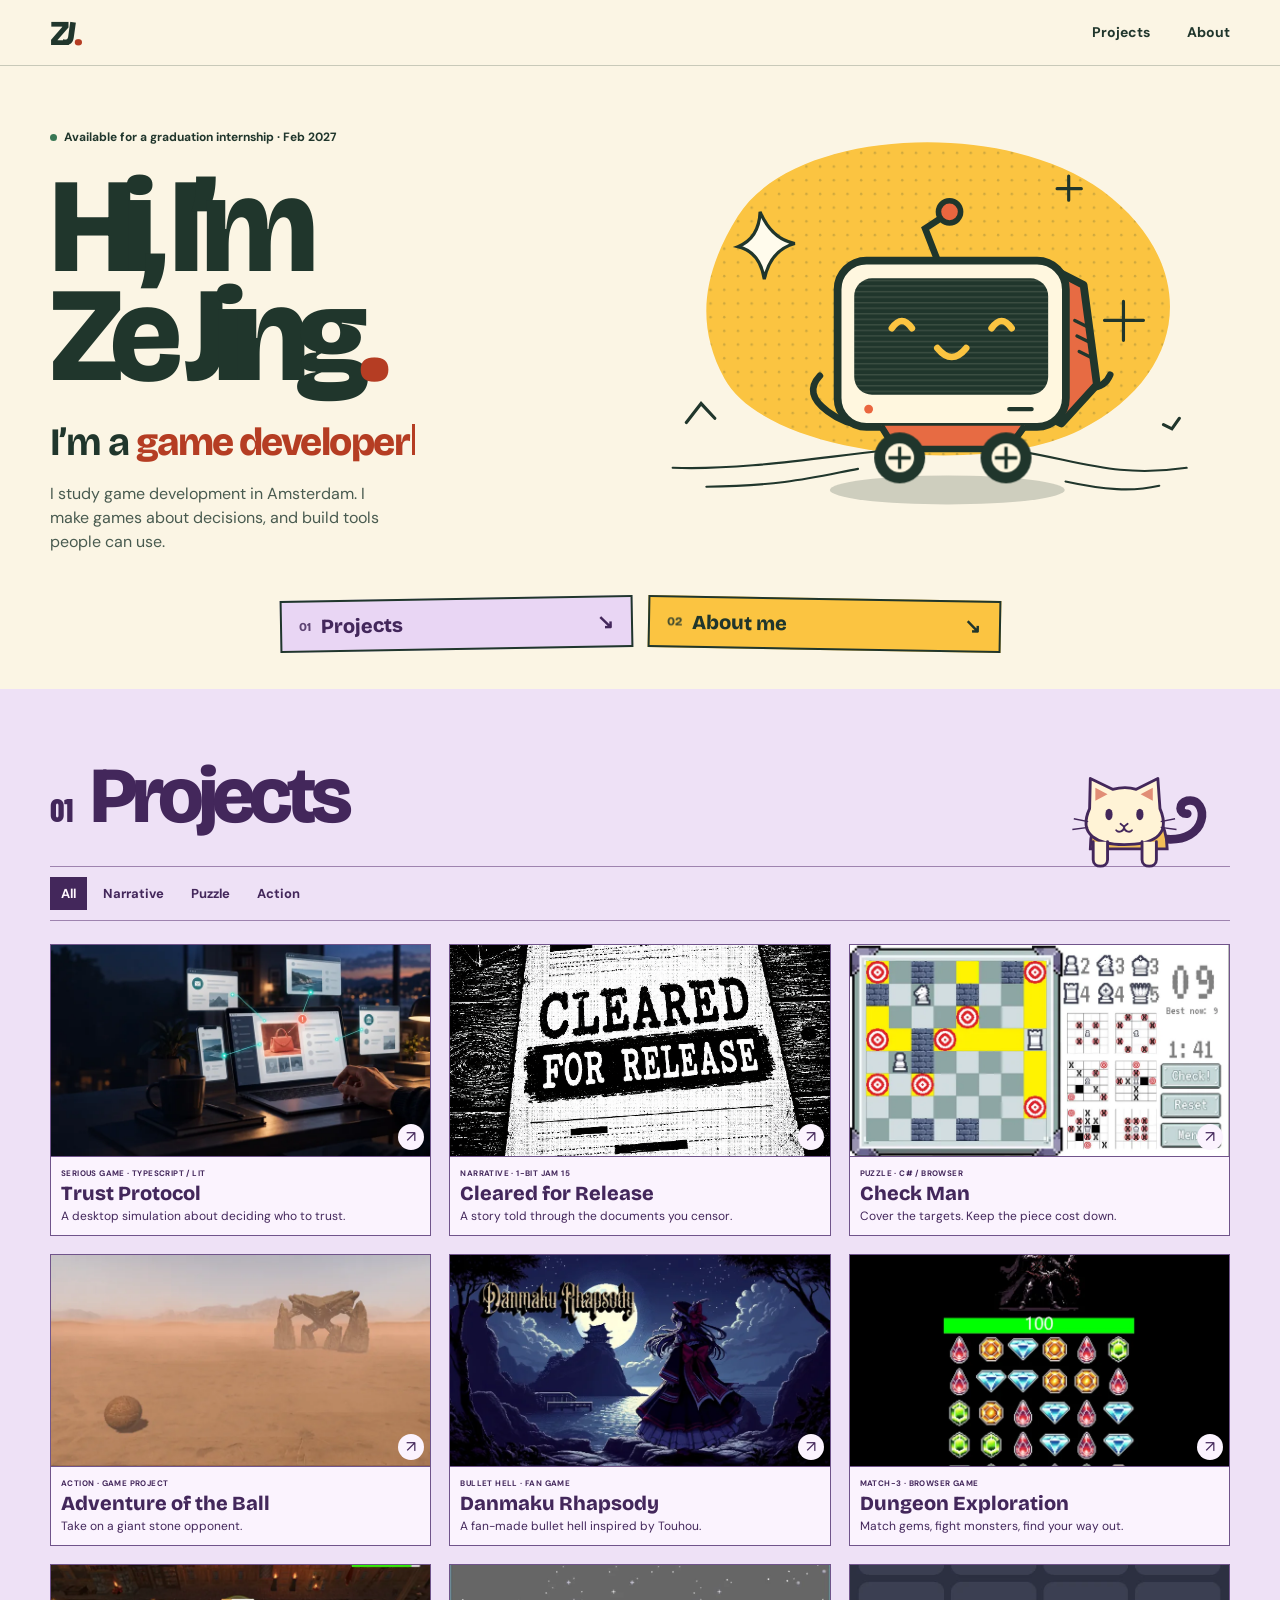
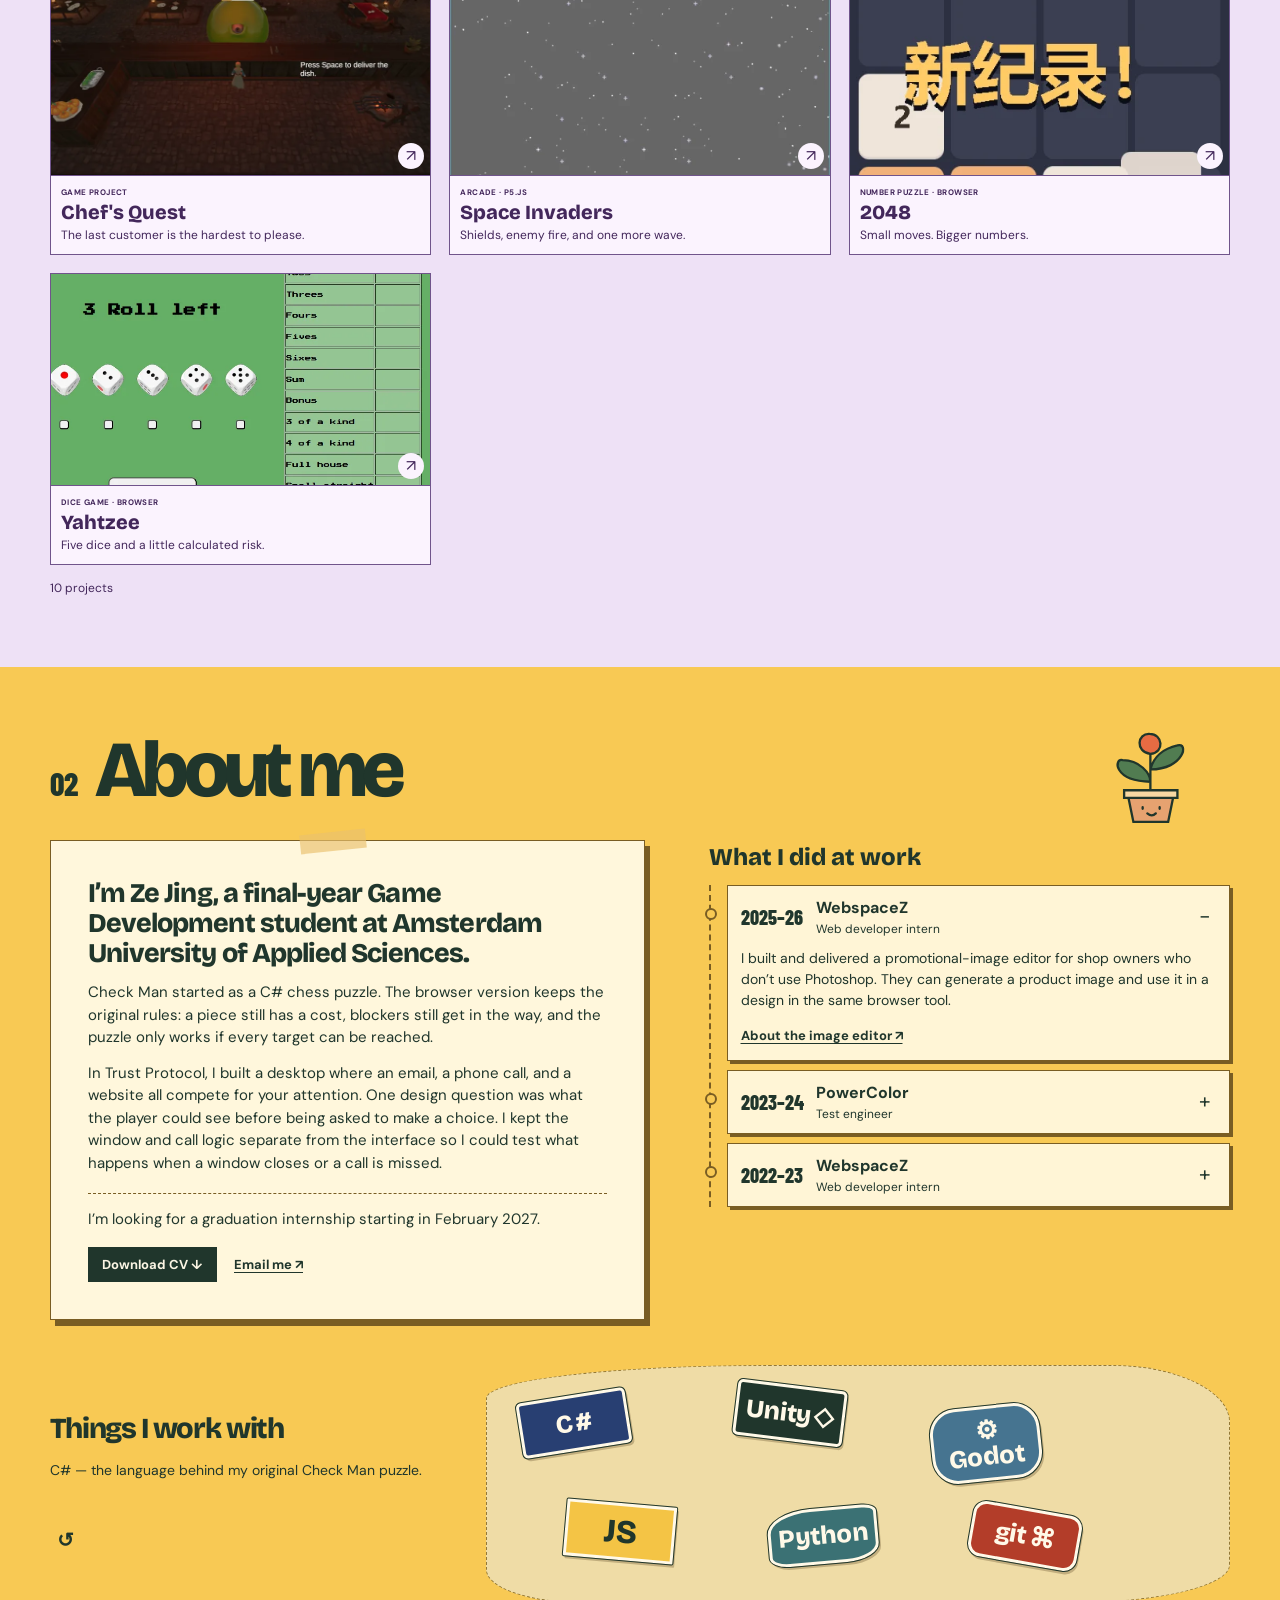
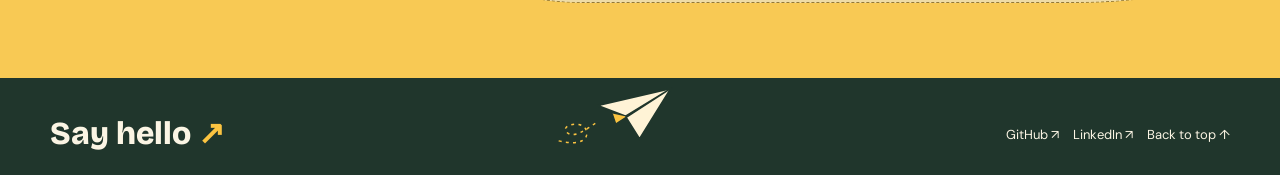
<file: index.html>
<!doctype html>
<html lang="en">
<head>
  <meta charset="utf-8">
  <meta name="viewport" content="width=device-width, initial-scale=1">
  <meta name="description" content="Ze Jing, game and software developer in Amsterdam.">
  <title>Ze Jing — Portfolio</title>
  <link rel="stylesheet" href="style.css">
  <script defer src="app.js"></script>
</head>
<body>
<a class="skip" href="#library">Skip to projects</a>
<header class="header">
  <a class="signature" href="#home" aria-label="Ze Jing, home">Z<span>J</span><i>.</i></a>
  <nav aria-label="Main navigation">
    <a href="#library">Projects</a><a href="#about">About</a>
  </nav>
  <div class="reading-progress" aria-hidden="true"></div>
</header>
<main>
  <section class="hero" id="home" aria-labelledby="intro">
    <div class="hero-inner wrap">
      <div class="intro">
        <p class="availability"><i></i> Available for a graduation internship · Feb 2027</p>
        <h1 id="intro">Hi, I’m<br>Ze Jing<span>.</span></h1>
        <p class="role">I’m a <strong><button type="button" id="role-word" data-role="game" aria-label="Switch profession">game developer</button></strong><i class="caret"></i></p>
        <p class="sr-only">I’m a game, software and web developer.</p>
        <p class="intro-note">I study game development in Amsterdam. I make games about decisions, and build tools people can use.</p>
      </div>
      <div class="mascot-scene">
        <svg class="scene-art" viewBox="0 0 560 460" aria-hidden="true">
          <defs>
            <pattern id="paper-dots" width="13" height="13" patternUnits="userSpaceOnUse"><circle cx="2" cy="2" r="1.2" fill="#20362c" opacity=".2"/></pattern>
          </defs>
          <path d="M93 114C145 30 346 21 439 90s84 174-21 227c-92 46-298 25-338-49-28-52-20-101 13-154Z" fill="#fbc441"/>
          <path d="M93 114C145 30 346 21 439 90s84 174-21 227c-92 46-298 25-338-49-28-52-20-101 13-154Z" fill="url(#paper-dots)"/>
          <path d="M31 353c112 4 230-32 322-17 64 10 98 27 166 17m-456 18c74-1 102-9 144-17m197 12c37 8 63 10 89 4" fill="none" stroke="#20362c" stroke-width="2" stroke-linecap="round"/>
          <path class="spark" d="M114 110q11 26 33 30-23 6-29 34-4-26-25-31 20-8 21-33Z" fill="#fffbec" stroke="#20362c" stroke-width="3"/>
          <path class="spark spark-late" d="M459 195v37m-18-19h37M407 76v23m-11-11h23" stroke="#20362c" stroke-width="3" stroke-linecap="round"/>
          <path d="M44 310l14-18 13 14m441 0-7 10-8-4" fill="none" stroke="#20362c" stroke-width="3" stroke-linecap="round"/>
        </svg>
        <div class="mascot-travel">
          <button class="mascot" type="button" aria-label="Robot">
            <svg viewBox="0 0 330 300" aria-hidden="true">
              <defs><pattern id="screen-lines" width="4" height="5" patternUnits="userSpaceOnUse"><path d="M0 4H4" stroke="#f4f0d7" opacity=".16"/></pattern></defs>
              <ellipse class="robot-shadow" cx="160" cy="268" rx="106" ry="13" fill="#20362c" opacity=".2"/>
              <g class="robot-body">
                <path d="M104 205q-27 11-52-8-22-16-7-32m230 8q25 8 32-9" fill="none" stroke="#20362c" stroke-width="6" stroke-linecap="round"/>
                <path d="M152 63l-12-31 20-13" fill="none" stroke="#20362c" stroke-width="6" stroke-linecap="round"/><circle cx="162" cy="17" r="10" fill="#ea663f" stroke="#20362c" stroke-width="5"/>
                <path d="M246 64l37 19 12 90-32 35-36-18Z" fill="#e76b43" stroke="#20362c" stroke-width="7" stroke-linejoin="round"/>
                <path d="m275 115 10 5m-8 9 10 5m-8 9 10 5" fill="none" stroke="#20362c" stroke-width="3" stroke-linecap="round"/>
                <rect x="61" y="61" width="206" height="150" rx="26" fill="#fff7df" stroke="#20362c" stroke-width="7"/>
                <rect x="76" y="77" width="175" height="105" rx="16" fill="#20362c"/>
                <rect x="76" y="77" width="175" height="105" rx="16" fill="url(#screen-lines)"/>
                <g class="robot-face" stroke="#fbc441" stroke-width="6" stroke-linecap="round" fill="none">
                  <g class="eyes"><path d="M110 122q9-13 18 0m72 0q9-13 18 0"/></g>
                  <g class="robot-heart" fill="#ea8866" stroke="none">
                    <path d="M102 115c-9-14 10-21 17-9 7-12 26-5 17 9l-17 18Z"/>
                    <path d="M187 115c-9-14 10-21 17-9 7-12 26-5 17 9l-17 18Z"/>
                  </g>
                  <g class="robot-code" stroke="#9ac7ec" stroke-width="5" stroke-linejoin="round">
                    <path d="m120 110-13 14 13 14m89-28 13 14-13 14m-38-30-14 36"/>
                  </g>
                  <path class="mouth" d="M151 140q13 16 26 0"/><path class="surprise" d="M159 142a6 8 0 1 0 12 0a6 8 0 1 0-12 0"/>
                </g>
                <circle cx="89" cy="195" r="4" fill="#ea663f"/><path d="M216 195h20" stroke="#20362c" stroke-width="4" stroke-linecap="round"/>
                <path d="m100 210 13 21h102l15-21" fill="#e76b43" stroke="#20362c" stroke-width="6" stroke-linejoin="round"/>
                <g class="wheel" style="--wheel-x:117px"><circle cx="117" cy="239" r="23" fill="#20362c"/><circle cx="117" cy="239" r="13" fill="#fff7df"/><path d="M117 229v20m-10-10h20" stroke="#20362c" stroke-width="3"/></g>
                <g class="wheel" style="--wheel-x:213px"><circle cx="213" cy="239" r="23" fill="#20362c"/><circle cx="213" cy="239" r="13" fill="#fff7df"/><path d="M213 229v20m-10-10h20" stroke="#20362c" stroke-width="3"/></g>
              </g>
            </svg>
          </button>
        </div>
      </div>
    </div>
    <nav class="jump-links wrap" aria-label="Explore the portfolio">
      <a href="#library"><span>01</span> Projects <b>↘</b></a>
      <a href="#about"><span>02</span> About me <b>↘</b></a>
    </nav>
  </section>


  <section id="library" class="library-section">
    <div class="wrap">
      <div class="arcade-heading">
        <h2 class="chapter-title reveal"><span>01</span> Projects</h2>
        <button type="button" class="shelf-cat" aria-label="Cat">
          <svg viewBox="0 0 220 150" aria-hidden="true">
            <path class="cat-tail" d="M146 107c66 8 65-59 34-53-13 3-12 19 0 18" fill="none" stroke="#43275b" stroke-width="12" stroke-linecap="round"/>
            <path class="cat-body" d="M45 121c0-37 16-65 49-65 38 0 58 29 58 65Z" fill="#f2be58" stroke="#43275b" stroke-width="4"/>
            <g class="cat-head">
              <path d="m44 65 1-42 31 15c12-3 23-3 33 0l30-15 3 42c17 40-14 50-50 50S27 102 44 65Z" fill="#fff3d6" stroke="#43275b" stroke-width="4" stroke-linejoin="round"/>
              <path d="m52 36 17 9-17 9Zm80 0-17 9 17 9Z" fill="#e18d76"/>
              <g class="cat-eyes" fill="#43275b"><ellipse cx="71" cy="73" rx="5" ry="8"/><ellipse cx="114" cy="73" rx="5" ry="8"/></g>
              <path d="m87 86 5 4 5-4m-5 4c0 7-8 9-11 5m11-5c0 7 8 9 11 5" fill="none" stroke="#43275b" stroke-width="2.5" stroke-linecap="round"/>
              <path d="m42 83-20-4m20 12-22 3m123-11 20-4m-20 12 22 3" fill="none" stroke="#43275b" stroke-width="2"/>
            </g>
            <path class="cat-paw paw-left" d="M49 111v25c0 12 20 12 20 0v-25" fill="#fff3d6" stroke="#43275b" stroke-width="4" stroke-linecap="round"/>
            <path class="cat-paw paw-right" d="M117 111v25c0 12 20 12 20 0v-25" fill="#fff3d6" stroke="#43275b" stroke-width="4" stroke-linecap="round"/>
          </svg>
        </button>
      </div>
      <div class="library-toolbar">
        <div class="filters" role="group" aria-label="Filter projects"><button class="active" data-filter="all" aria-pressed="true">All</button><button data-filter="narrative" aria-pressed="false">Narrative</button><button data-filter="puzzle" aria-pressed="false">Puzzle</button><button data-filter="action" aria-pressed="false">Action</button></div>
      </div>
      <div class="library-grid" id="project-grid"></div>
      <p class="result-status" id="result-status" aria-live="polite"></p>
    </div>
  </section>

  <section id="about" class="about-section">
    <div class="wrap about-inner">
      <div class="about-heading"><h2 class="chapter-title reveal"><span>02</span> About me</h2>
        <button type="button" class="little-plant" aria-label="Flower" aria-pressed="false">
          <svg viewBox="0 0 145 155" aria-hidden="true">
            <g class="plant-leaves">
              <path d="M73 105V48m0 41C24 88 26 58 37 61c22 0 36 17 36 28m0-16c44 0 50-36 35-31-18 4-31 15-35 31" fill="#517c51" stroke="#20362c" stroke-width="3" stroke-linejoin="round"/>
              <g class="plant-flower" fill="#e76b43" stroke="#20362c" stroke-width="2">
                <circle cx="73" cy="30" r="12"/><circle cx="89" cy="42" r="12"/><circle cx="82" cy="61" r="12"/><circle cx="62" cy="60" r="12"/><circle cx="56" cy="41" r="12"/><circle cx="73" cy="45" r="10" fill="#fbc441"/>
              </g>
              <path class="plant-bud" d="M73 53c-20-3-17-27-1-26 17 0 20 24 1 26Z" fill="#e76b43" stroke="#20362c" stroke-width="3"/>
            </g>
            <path d="m43 102 8 39h45l8-39Z" fill="#e6a270" stroke="#20362c" stroke-width="3"/><path d="M39 100h69v10H39Z" fill="#f8d8a2" stroke="#20362c" stroke-width="3"/>
            <path d="M63 122v2m22-2v2m-16 6q6 5 11 0" fill="none" stroke="#20362c" stroke-width="3" stroke-linecap="round"/>
          </svg>
        </button>
      </div>
      <div class="about-columns">
        <div class="about-letter">
          <p class="about-lead">I’m Ze Jing, a final-year Game Development student at Amsterdam University of Applied Sciences.</p>
          <p>Check Man started as a C# chess puzzle. The browser version keeps the original rules: a piece still has a cost, blockers still get in the way, and the puzzle only works if every target can be reached.</p>
          <p>In Trust Protocol, I built a desktop where an email, a phone call, and a website all compete for your attention. One design question was what the player could see before being asked to make a choice. I kept the window and call logic separate from the interface so I could test what happens when a window closes or a call is missed.</p>
          <div class="about-contact">
            <p>I’m looking for a graduation internship starting in February 2027.</p>
            <a class="cv" href="assets/Ze-Jing-CV-EN.pdf" download>Download CV ↓</a>
            <a class="about-email" href="mailto:zejing2001@hotmail.com">Email me ↗</a>
          </div>
        </div>
        <div class="experience-column">
          <h3>What I did at work</h3>
          <ol class="experience">
            <li>
              <details open>
                <summary><time>2025–26</time><span><b>WebspaceZ</b><small>Web developer intern</small></span></summary>
                <p>I built and delivered a promotional-image editor for shop owners who don’t use Photoshop. They can generate a product image and use it in a design in the same browser tool.</p>
                <button type="button" class="experience-project" data-project="editor">About the image editor ↗</button>
              </details>
            </li>
            <li>
              <details>
                <summary><time>2023–24</time><span><b>PowerColor</b><small>Test engineer</small></span></summary>
                <p>I ran diagnostics and benchmarks on graphics hardware, then documented issues with display output, power, heat, and noise.</p>
              </details>
            </li>
            <li>
              <details>
                <summary><time>2022–23</time><span><b>WebspaceZ</b><small>Web developer intern</small></span></summary>
                <p>I designed and built client websites in HTML, CSS, and JavaScript. One was for the Dutch association of acupuncture physicians. I worked from the client’s brief and handled both the design and the front-end build.</p>
              </details>
            </li>
          </ol>
        </div>
      </div>
      <div class="toolbox-area">
        <div class="toolbox-intro"><h3>Things I work with</h3><p id="tool-note" aria-live="polite">C# — the language behind my original Check Man puzzle.</p><button id="reset-stickers" type="button" aria-label="Reset toolbox">↺</button></div>
        <div class="sticker-board" aria-label="Draggable toolbox stickers">
          <button class="tool-sticker" type="button" data-tool="csharp" style="--x:5;--y:12;--angle:-9deg">C<span>#</span></button>
          <button class="tool-sticker" type="button" data-tool="unity" style="--x:38;--y:8;--angle:7deg">Unity<span aria-hidden="true">◇</span></button>
          <button class="tool-sticker" type="button" data-tool="godot" style="--x:68;--y:17;--angle:-6deg"><span aria-hidden="true">⚙</span> Godot</button>
          <button class="tool-sticker" type="button" data-tool="javascript" style="--x:12;--y:58;--angle:5deg">JS</button>
          <button class="tool-sticker" type="button" data-tool="python" style="--x:43;--y:60;--angle:-5deg">Python</button>
          <button class="tool-sticker" type="button" data-tool="git" style="--x:74;--y:60;--angle:10deg">git<span aria-hidden="true">⌘</span></button>
        </div>
      </div>
    </div>
  </section>
</main>
<footer>
  <button type="button" class="paper-plane" aria-label="Paper airplane">
    <svg viewBox="0 0 180 100" aria-hidden="true">
      <path d="M12 87c32 8 44-4 37-17-8-12-35-4-26 5 10 10 27-4 44-15" fill="none" stroke="#fbc441" stroke-width="2" stroke-dasharray="4 6"/>
      <g class="plane-body"><path d="m65 38 103-24-44 71-20-32Z" fill="#fff3d6" stroke="#20362c" stroke-width="3" stroke-linejoin="round"/><path d="m104 53 64-39-77 50-5-15" fill="#fbc441" stroke="#20362c" stroke-width="2" stroke-linejoin="round"/></g>
    </svg>
  </button>
  <div class="wrap footer-inner">
    <a class="footer-email" href="mailto:zejing2001@hotmail.com">Say hello <span>↗</span></a>
    <div><a href="https://github.com/ShaShu12138" target="_blank" rel="noopener">GitHub ↗</a><a href="https://www.linkedin.com/in/ze-jing-b87900219/" target="_blank" rel="noopener">LinkedIn ↗</a><a href="#home">Back to top ↑</a></div>
  </div>
</footer>
<dialog id="project-dialog" aria-labelledby="dialog-title"><button class="dialog-close" type="button" aria-label="Close project details">✕</button><div id="dialog-content"></div></dialog>
</body>
</html>
</file>
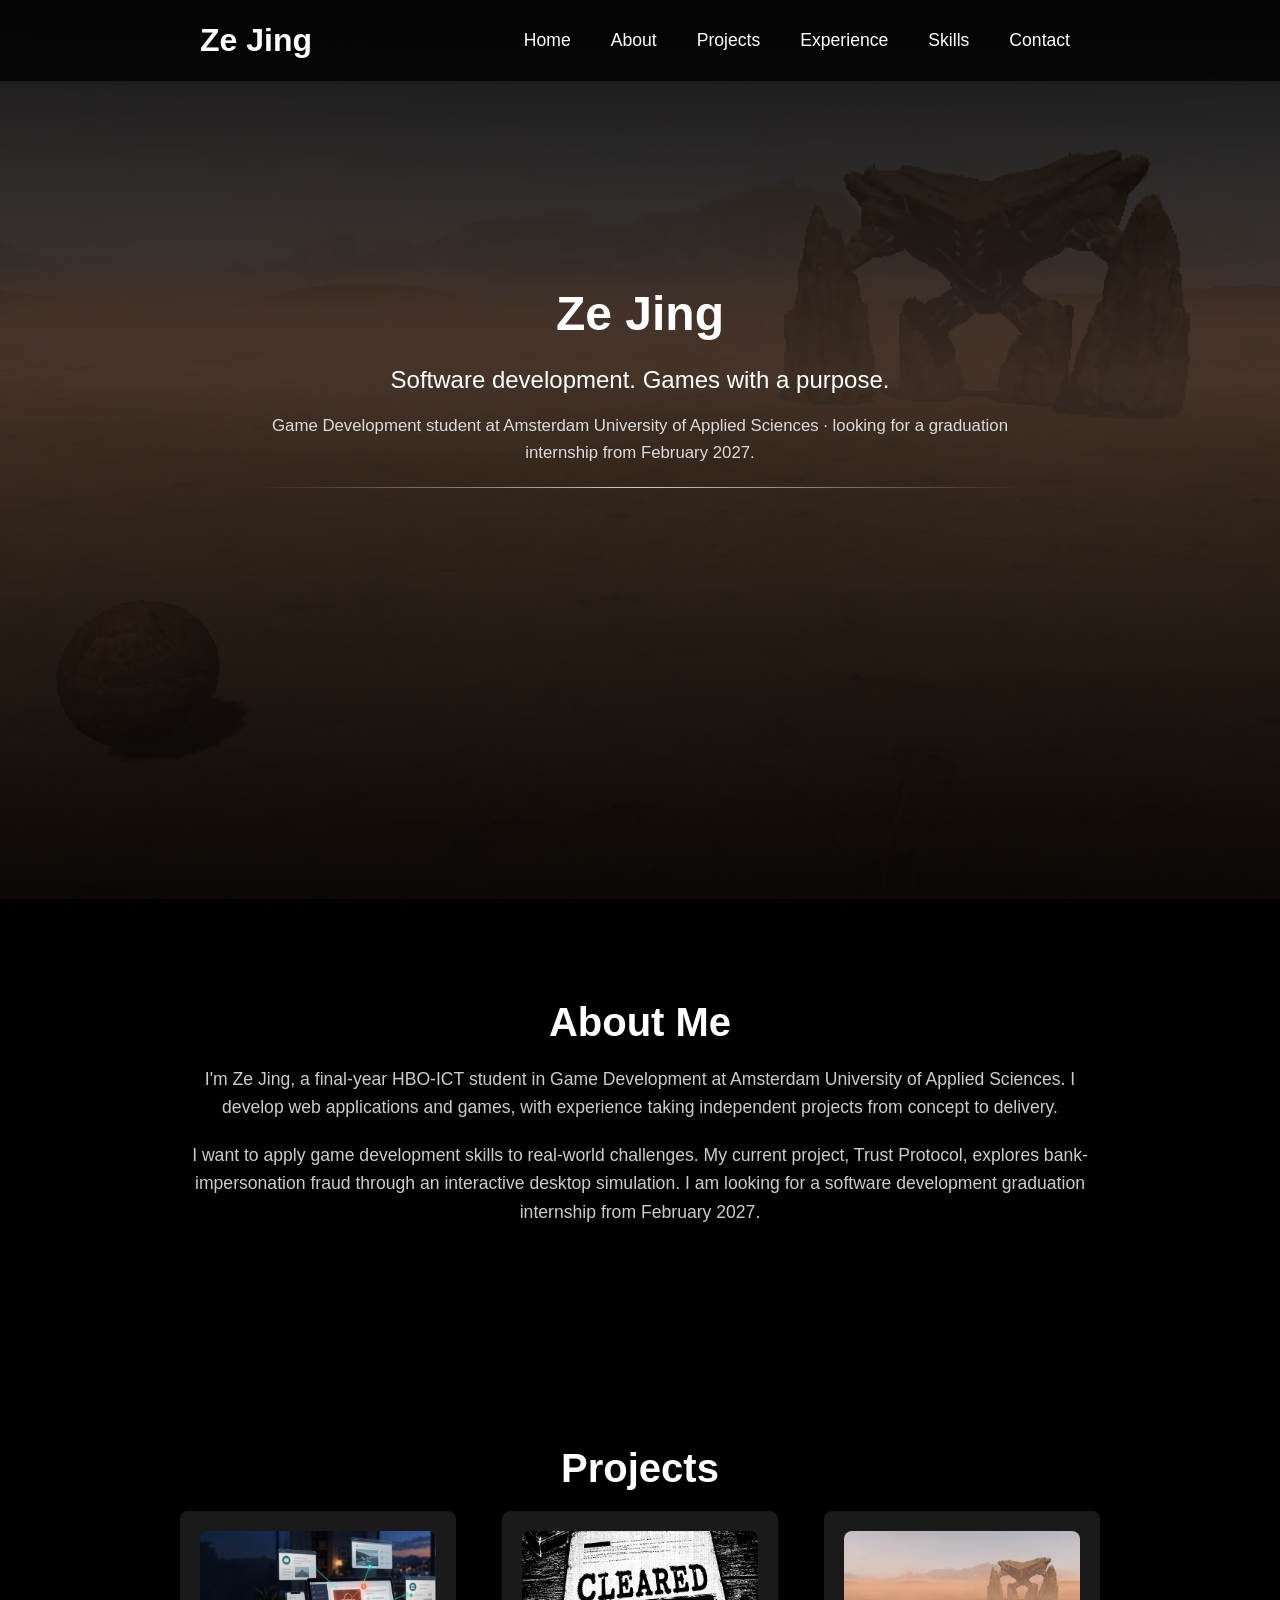
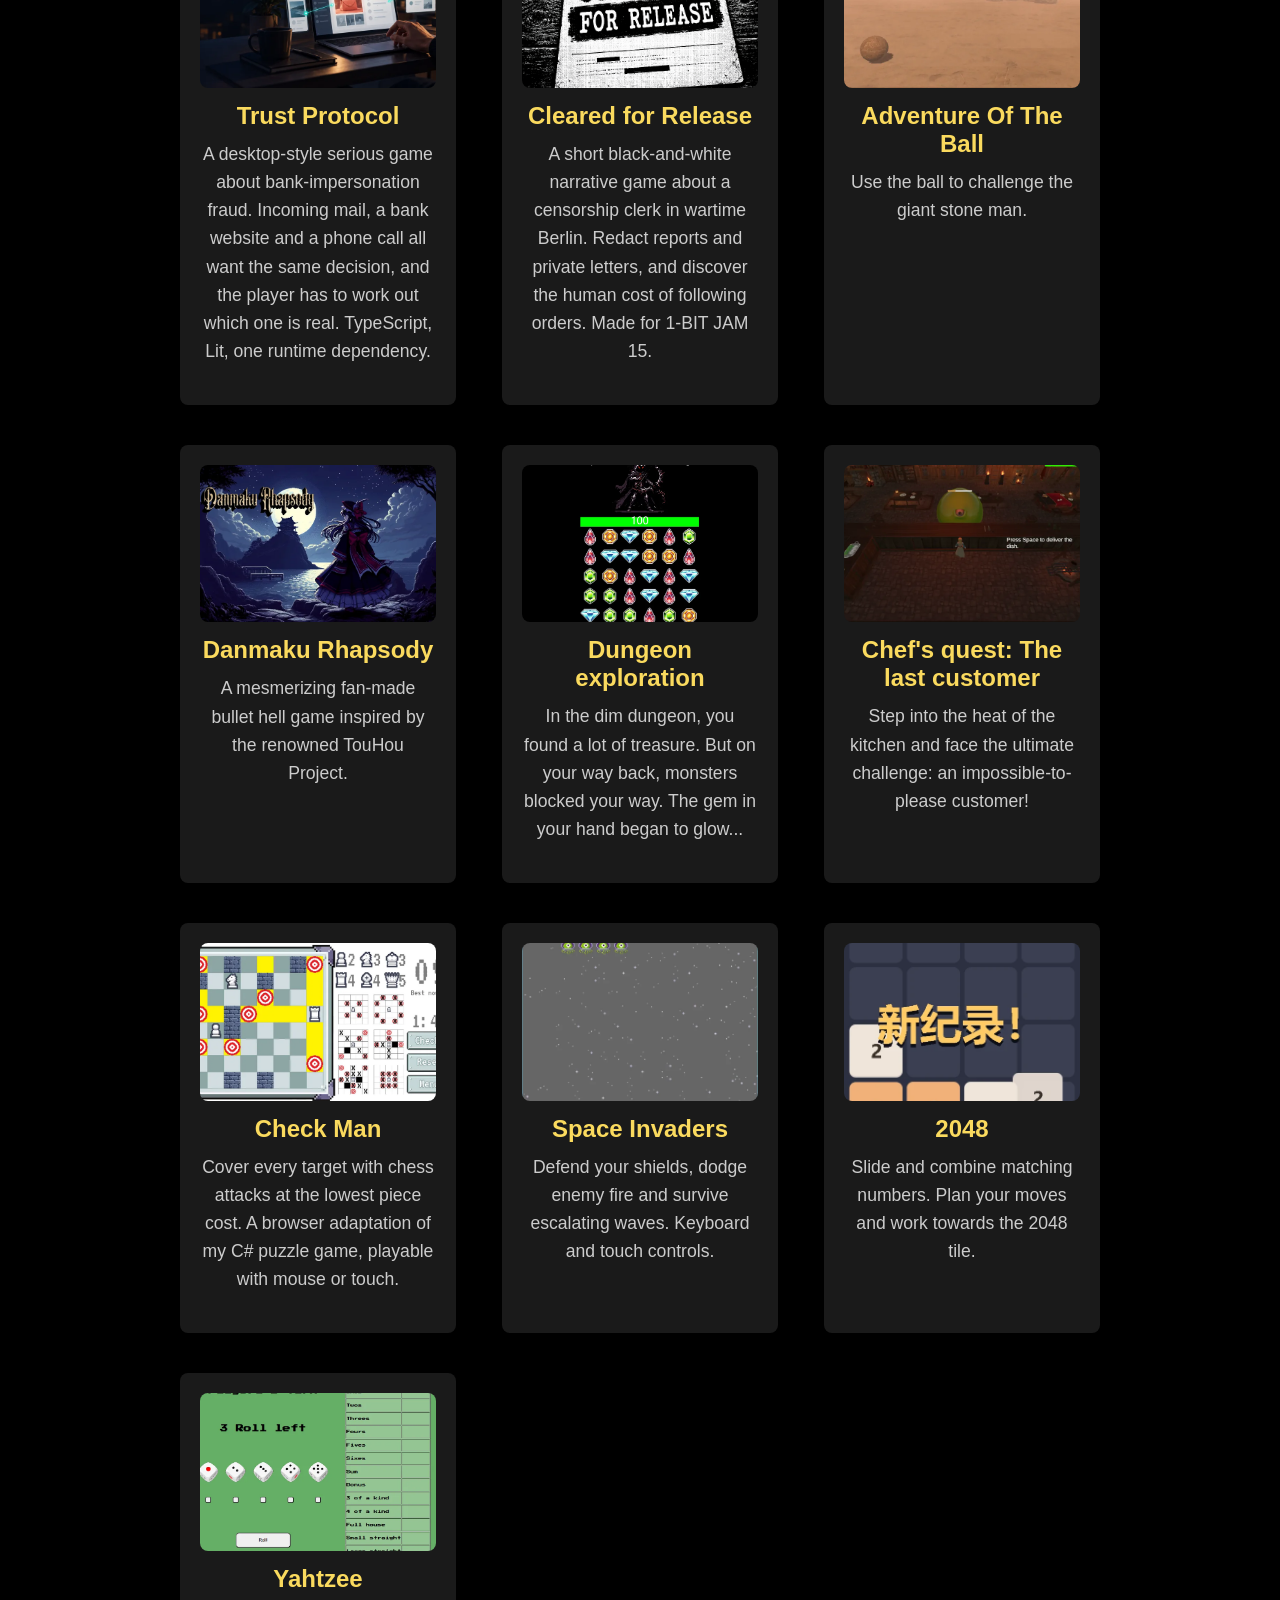
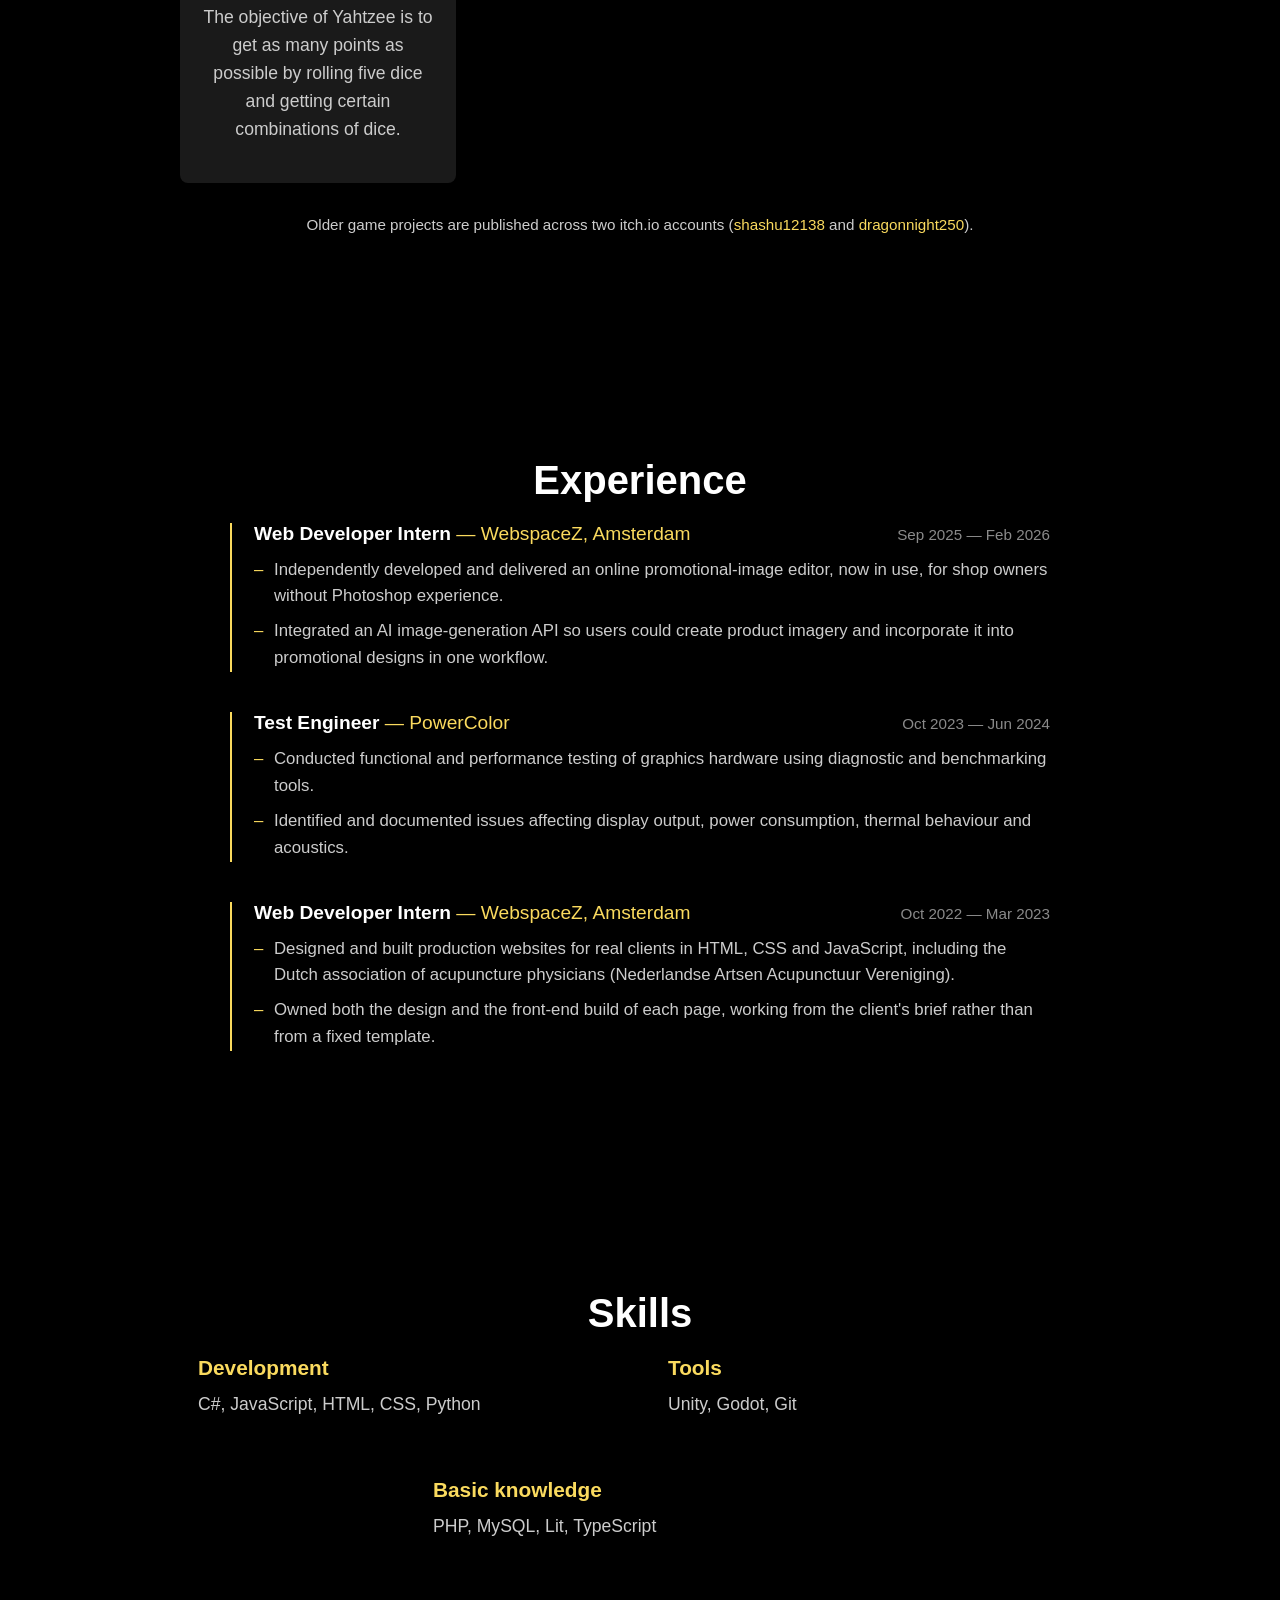
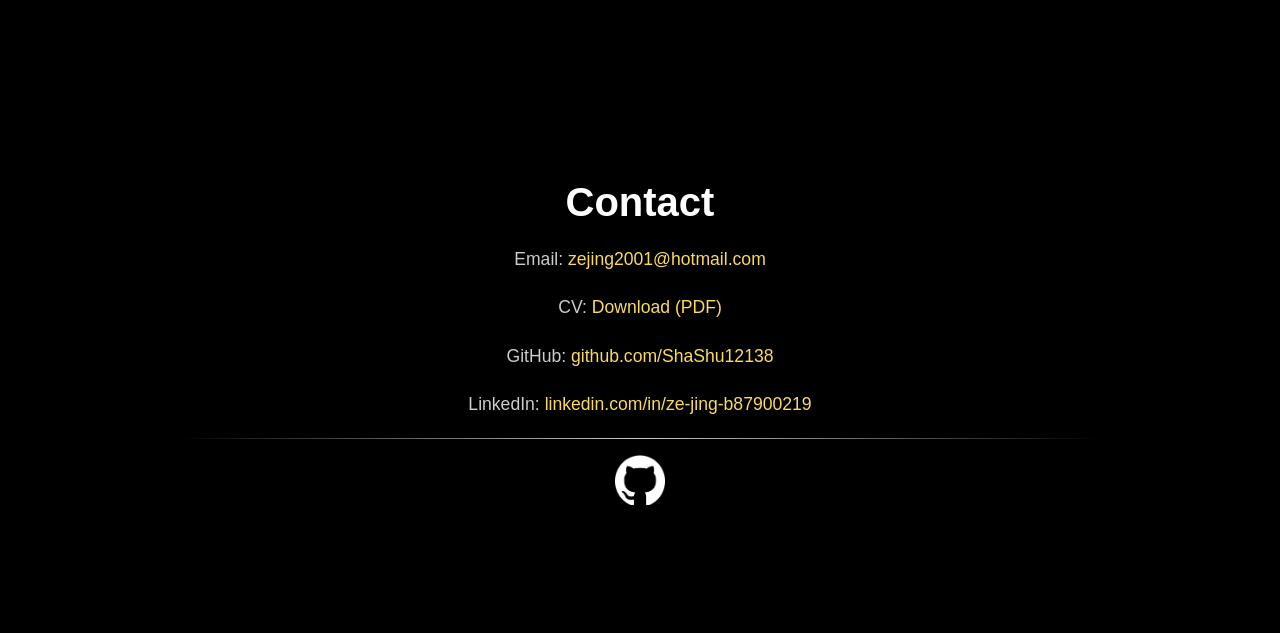
<file: legacy/index.html>
<!DOCTYPE html>
<html lang="en">
	<head>
		<meta charset="UTF-8" />
		<meta name="viewport" content="width=device-width, initial-scale=1.0" />
		<title>Ze Jing — Software Developer · Web &amp; Games</title>
		<meta
			name="description"
			content="Ze Jing's software and game development portfolio. Play browser games, explore development experience, and download a CV. Available for a graduation internship from February 2027."
		/>
		<link rel="icon" href="./favicon.ico" />
		<link rel="stylesheet" href="./Style/mian.css" />
	</head>
	<body>
		<!-- Main container for all sections -->
		<div class="container">
			<!-- Navbar for easy navigation across tabs -->
			<header class="navbar">
				<h1 class="logo">Ze Jing</h1>
				<nav>
					<ul class="nav-links">
						<li>
							<a href="#home">Home</a>
						</li>
						<li>
							<a href="#about">About</a>
						</li>
						<li>
							<a href="#projects">Projects</a>
						</li>
						<li>
							<a href="#experience">Experience</a>
						</li>
						<li>
							<a href="#skills">Skills</a>
						</li>
						<li>
							<a href="#contact">Contact</a>
						</li>
					</ul>
				</nav>
			</header>

			<!-- Hero Section with a large intro and interactive animations -->
			<div class="hero" id="home">
				<img
					src="./Image/hero.webp"
					alt=""
					class="hero-image"
					fetchpriority="high"
				/>
				<div class="hero-overlay"></div>
				<div class="hero-content">
					<h2>Ze Jing</h2>
					<p class="tagline">
						Software development. Games with a purpose.
					</p>
					<p class="hero-sub">
						Game Development student at Amsterdam University of Applied
						Sciences &middot; looking for a graduation internship from
						February 2027.
					</p>
					<hr />
				</div>
			</div>

			<!-- About Section with an in-depth bio and background -->
			<section class="about" id="about">
				<h2>About Me</h2>
				<p>
					I'm Ze Jing, a final-year HBO-ICT student in Game Development at Amsterdam
					University of Applied Sciences. I develop web applications and games,
					with experience taking independent projects from concept to delivery.
				</p>
				<p>
					I want to apply game development skills to real-world challenges.
					My current project, Trust Protocol, explores bank-impersonation fraud
					through an interactive desktop simulation. I am looking for a software
					development graduation internship from February 2027.
				</p>
			</section>

			<!-- Projects Section showcasing multiple project entries -->
			<section class="projects" id="projects">
				<h2>Projects</h2>
				<div class="project-gallery">
					<a
						href="https://shashu12138.github.io/Trust-Protocol/"
						target="_blank"
						rel="noopener"
						class="project-item"
					>
						<img
							src="./Image/trust-protocol.webp"
							alt="Trust Protocol"
						/>
						<h3>Trust Protocol</h3>
						<p>
							A desktop-style serious game about bank-impersonation fraud.
							Incoming mail, a bank website and a phone call all want the
							same decision, and the player has to work out which one is
							real. TypeScript, Lit, one runtime dependency.
						</p>
					</a>
					<a
						href="https://shashu12138.itch.io/cleared-for-release"
						target="_blank"
						rel="noopener"
						class="project-item"
					>
						<img
							src="./Image/cleared-for-release.png"
							alt="Cleared for Release: a black-and-white censored document"
							loading="lazy"
						/>
						<h3>Cleared for Release</h3>
						<p>
							A short black-and-white narrative game about a censorship clerk
							in wartime Berlin. Redact reports and private letters, and
							discover the human cost of following orders. Made for 1-BIT JAM 15.
						</p>
					</a>
					<a
						href="https://shashu12138.itch.io/adventure-of-the-ball"
						target="_blank"
						rel="noopener"
						class="project-item"
					>
						<img
							src="./Image/adventure-ball.webp"
							alt="Adventure Of The Ball"
						/>
						<h3>Adventure Of The Ball</h3>
						<p>Use the ball to challenge the giant stone man.</p>
					</a>
					<a
						href="https://dragonnight250.itch.io/danmaku-rhapsody"
						target="_blank"
						rel="noopener"
						class="project-item"
					>
						<img src="./Image/danmaku.webp" alt="Danmaku Rhapsody" />
						<h3>Danmaku Rhapsody</h3>
						<p>
							A mesmerizing fan-made bullet hell game inspired by the
							renowned TouHou Project.
						</p>
					</a>
					<a href="./games/dungeon-exploration/" target="_blank" rel="noopener" class="project-item">
						<img src="./Image/dungeon.webp" alt="Dungeon exploration" />
						<h3>Dungeon exploration</h3>
						<p>
							In the dim dungeon, you found a lot of treasure. But on your
							way back, monsters blocked your way. The gem in your hand
							began to glow...
						</p>
					</a>
					<a
						href="https://dragonnight250.itch.io/chefs-quest-the-last-customer-20"
						target="_blank"
						rel="noopener"
						class="project-item"
					>
						<img src="./Image/chefs-quest.webp" alt="Chef's quest" />
						<h3>Chef's quest: The last customer</h3>
						<p>
							Step into the heat of the kitchen and face the ultimate
							challenge: an impossible-to-please customer!
						</p>
					</a>
					<a href="./games/check-man/" target="_blank" rel="noopener" class="project-item">
						<img src="./Image/checkman.webp" alt="Check Man" />
						<h3>Check Man</h3>
						<p>
							Cover every target with chess attacks at the lowest piece cost.
							A browser adaptation of my C# puzzle game, playable with mouse or touch.
						</p>
					</a>
					<a href="./games/space-invaders/" target="_blank" rel="noopener" class="project-item">
						<img src="./Image/space-invaders.webp" alt="Space Invaders gameplay" loading="lazy" />
						<h3>Space Invaders</h3><p>Defend your shields, dodge enemy fire and survive escalating waves. Keyboard and touch controls.</p>
					</a>
					<a href="https://shashu12138.github.io/2048-game/" target="_blank" rel="noopener" class="project-item">
						<img src="./Image/2048.webp" alt="2048 number puzzle" loading="lazy" />
						<h3>2048</h3><p>Slide and combine matching numbers. Plan your moves and work towards the 2048 tile.</p>
					</a>
					<a
						href="https://shashu12138.github.io/Yahtezz/"
						target="_blank"
						rel="noopener"
						class="project-item"
					>
						<img src="./Image/yathzee.webp" alt="Yahtzee" />
						<h3>Yahtzee</h3>
						<p>
							The objective of Yahtzee is to get as many points as
							possible by rolling five dice and getting certain
							combinations of dice.
						</p>
					</a>
				</div>
				<p class="gallery-note">
					Older game projects are published across two itch.io accounts
					(<a href="https://shashu12138.itch.io" target="_blank" rel="noopener">shashu12138</a>
					and
					<a href="https://dragonnight250.itch.io" target="_blank" rel="noopener">dragonnight250</a>).
				</p>
			</section>

			<!-- Experience Section -->
			<section class="experience" id="experience">
				<h2>Experience</h2>
				<div class="xp-item">
					<div class="xp-head">
						<span class="xp-role"
							>Web Developer Intern
							<span class="xp-org">— WebspaceZ, Amsterdam</span></span
						>
						<span class="xp-date">Sep 2025 — Feb 2026</span>
					</div>
					<ul>
						<li>
							Independently developed and delivered an online promotional-image editor,
							now in use, for shop owners without Photoshop experience.
						</li>
						<li>
							Integrated an AI image-generation API so users could create product imagery
							and incorporate it into promotional designs in one workflow.
						</li>
					</ul>
				</div>
				<div class="xp-item">
					<div class="xp-head"><span class="xp-role">Test Engineer <span class="xp-org">— PowerColor</span></span><span class="xp-date">Oct 2023 — Jun 2024</span></div>
					<ul><li>Conducted functional and performance testing of graphics hardware using diagnostic and benchmarking tools.</li><li>Identified and documented issues affecting display output, power consumption, thermal behaviour and acoustics.</li></ul>
				</div>
				<div class="xp-item">
					<div class="xp-head">
						<span class="xp-role"
							>Web Developer Intern
							<span class="xp-org">— WebspaceZ, Amsterdam</span></span
						>
						<span class="xp-date">Oct 2022 — Mar 2023</span>
					</div>
					<ul>
						<li>
							Designed and built production websites for real clients in
							HTML, CSS and JavaScript, including the Dutch association of
							acupuncture physicians (Nederlandse Artsen Acupunctuur
							Vereniging).
						</li>
						<li>
							Owned both the design and the front-end build of each page,
							working from the client's brief rather than from a fixed
							template.
						</li>
					</ul>
				</div>
			</section>

			<!-- Skills reflect the current CV, without arbitrary percentage ratings. -->
			<section class="skills" id="skills">
				<h2>Skills</h2>
				<div class="skills-container">
					<div class="skill"><h3>Development</h3><p>C#, JavaScript, HTML, CSS, Python</p></div>
					<div class="skill"><h3>Tools</h3><p>Unity, Godot, Git</p></div>
					<div class="skill"><h3>Basic knowledge</h3><p>PHP, MySQL, Lit, TypeScript</p></div>
				</div>
			</section>

			<!-- Contact Section with integrated form and social media links -->
			<section class="contact" id="contact">
				<h2>Contact</h2>
				<p>
					Email:
					<a href="mailto:zejing2001@hotmail.com">zejing2001@hotmail.com</a>
				</p>
				<p>
					CV:
					<a href="./Ze-Jing-CV-EN.pdf" download="Ze Jing CV"
						>Download (PDF)</a
					>
				</p>
				<p>
					GitHub:
					<a href="https://github.com/ShaShu12138"
						>github.com/ShaShu12138</a
					>
				</p>
				<p>
					LinkedIn:
					<a href="https://www.linkedin.com/in/ze-jing-b87900219/"
						>linkedin.com/in/ze-jing-b87900219</a
					>
				</p>
				<hr />
				<p>
					<a href="https://github.com/ShaShu12138" target="_blank" rel="noopener">
						<img src="./Image/GitHub Logo.png" alt="GitHub" />
					</a>
				</p>
			</section>
		</div>

		<script src="./Script/main.js"></script>
	</body>
</html>
</file>
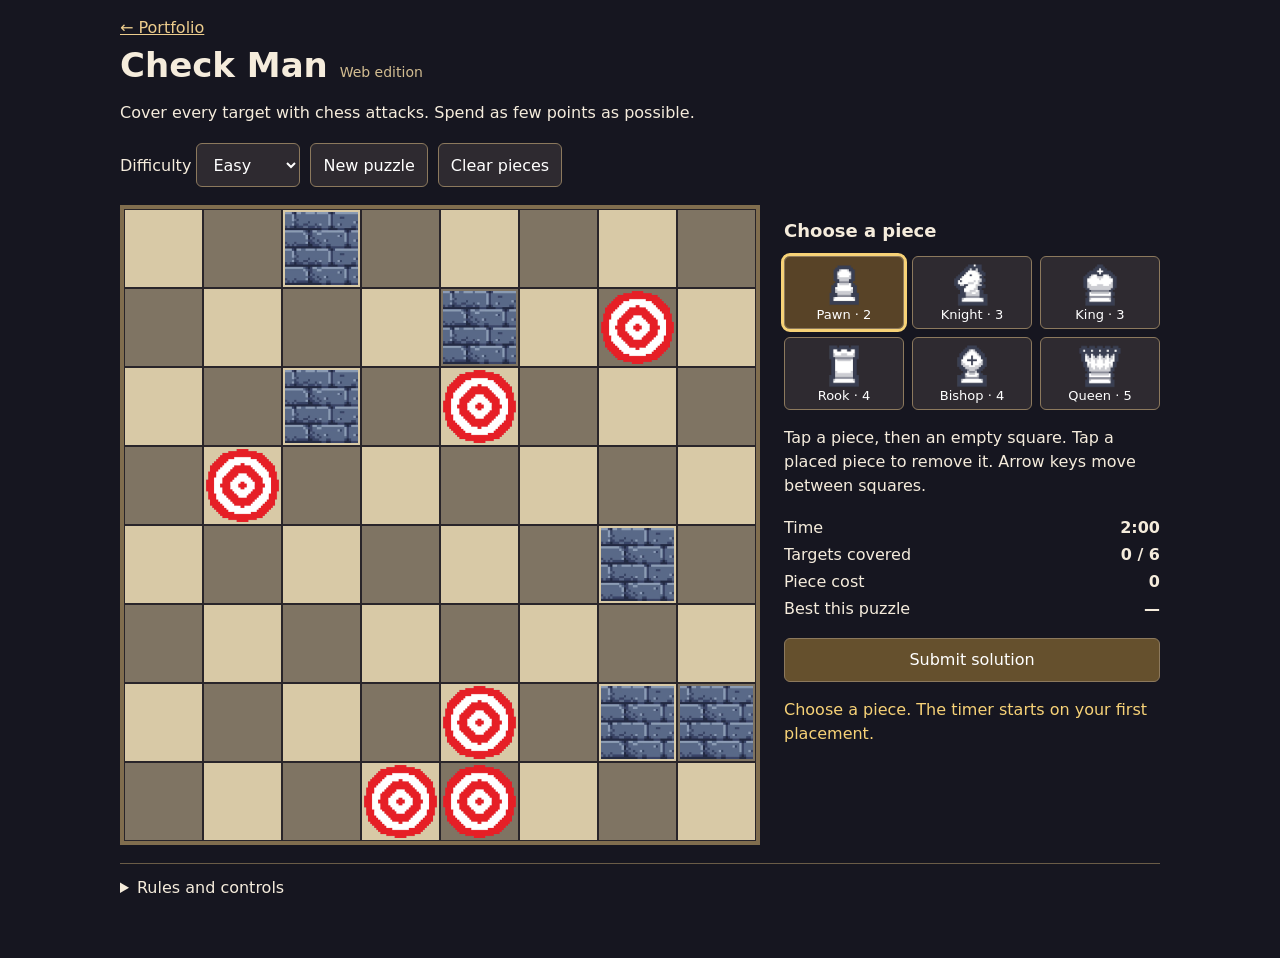
<file: games/check-man/index.html>
<!doctype html><html lang="en"><head><meta charset="utf-8"><meta name="viewport" content="width=device-width,initial-scale=1"><title>Check Man — Ze Jing</title><link rel="stylesheet" href="style.css"></head><body>
<header><a href="../../#projects">← Portfolio</a><h1>Check Man <small>Web edition</small></h1><p>Cover every target with chess attacks. Spend as few points as possible.</p></header>
<div class="toolbar"><label>Difficulty <select id="difficulty"><option value="6">Easy</option><option value="8">Normal</option><option value="10">Hard</option></select></label><button id="new">New puzzle</button><button id="clear">Clear pieces</button></div>
<main><div id="board" aria-label="8 by 8 puzzle board"></div><aside><h2>Choose a piece</h2><div id="pieces"></div><p>Tap a piece, then an empty square. Tap a placed piece to remove it. Arrow keys move between squares.</p><dl><div><dt>Time</dt><dd id="time">2:00</dd></div><div><dt>Targets covered</dt><dd id="coverage"></dd></div><div><dt>Piece cost</dt><dd id="cost">0</dd></div><div><dt>Best this puzzle</dt><dd id="best">—</dd></div></dl><button id="check">Submit solution</button><p id="status" role="status">Choose a piece to begin.</p></aside></main>
<details><summary>Rules and controls</summary><p>You have two minutes to find a low-cost arrangement. Rooks, bishops and queens stop at the first target, obstacle or piece. Knights jump. Kings cover adjacent squares. In this game's original rules, pawns attack all four diagonal neighbours.</p><p>Targets are marked with a crosshair; covered targets gain a bright outline. You cannot place pieces on targets or obstacles. Submit a valid solution, then keep improving it until time runs out. The browser edition preserves the original single-player puzzle rules; it does not require a multiplayer server.</p></details>
<script type="module" src="game.mjs"></script></body></html>
</file>
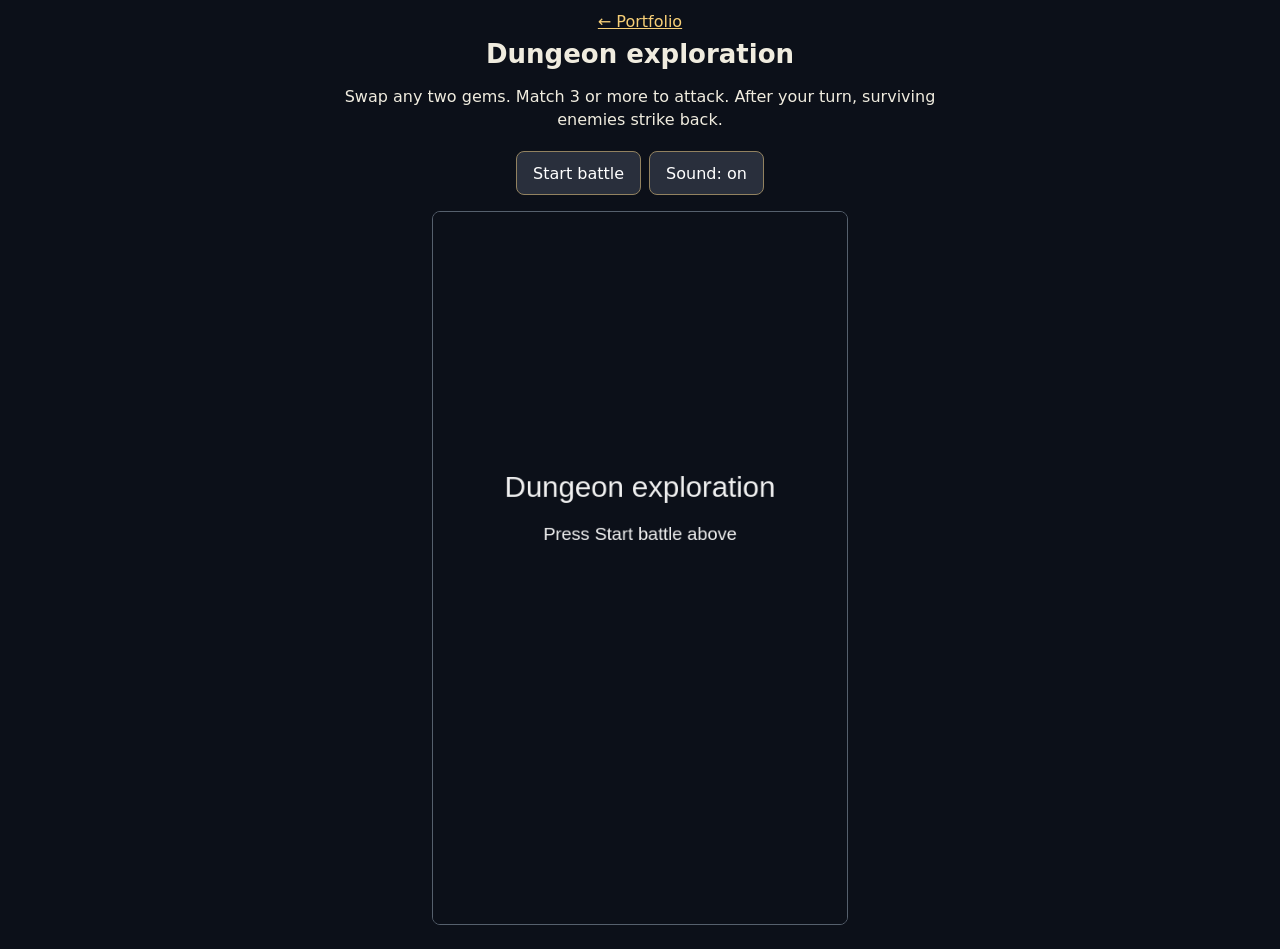
<file: games/dungeon-exploration/index.html>
<!doctype html><html lang="en"><head><meta charset="utf-8"><meta name="viewport" content="width=device-width,initial-scale=1"><title>Dungeon exploration — Ze Jing</title><link rel="stylesheet" href="style.css"><script src="../vendor/p5.min.js"></script><script src="../vendor/p5.sound.min.js"></script><script src="../vendor/js.cookie.min.js"></script></head><body>
<header><a href="../../#projects">← Portfolio</a><h1>Dungeon exploration</h1><p>Swap any two gems. Match 3 or more to attack. After your turn, surviving enemies strike back.</p><button id="start" disabled>Loading…</button><button id="sound" aria-pressed="false">Sound: on</button></header>
<main aria-label="Gem battle board"></main>
<section id="shop" hidden aria-labelledby="shop-title"><h2 id="shop-title">Upgrade shop</h2><p>You fell in battle. Spend your gold, then try again.</p><p id="gold" role="status"></p><div id="upgrades"></div><button id="next">New run</button><p>Gold and upgrades are saved on this browser. Clearing site data removes them.</p></section>
<script src="gameManager.js"></script><script src="sketch.js"></script><script src="tile.js"></script><script src="player.js"></script><script src="enemy.js"></script></body></html>
</file>
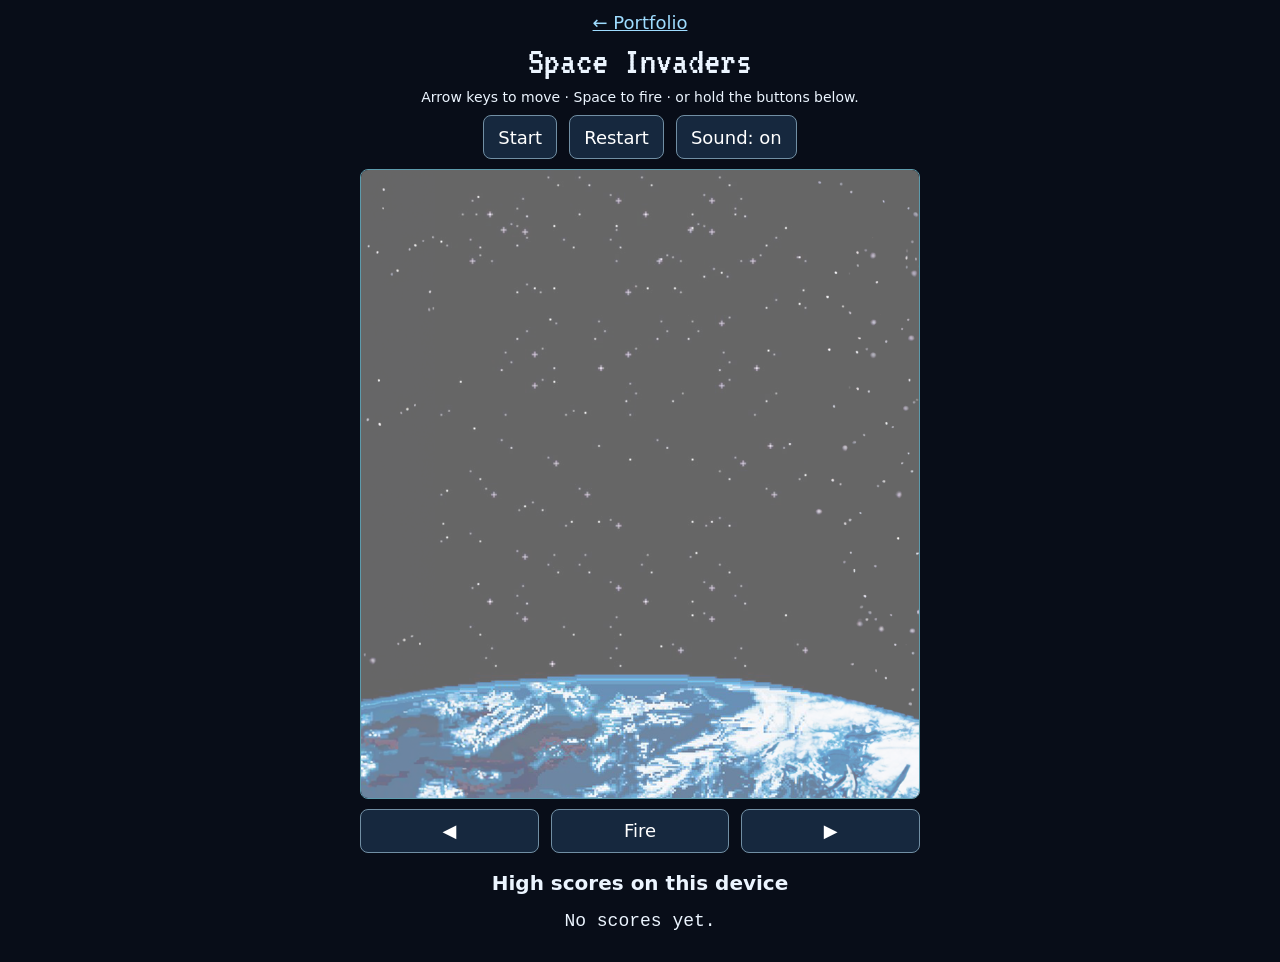
<file: games/space-invaders/index.html>
<!doctype html>
<html lang="en"><head><meta charset="utf-8"><meta name="viewport" content="width=device-width, initial-scale=1"><title>Space Invaders — Ze Jing</title><link rel="icon" href="img/space-invaders.svg"><link rel="stylesheet" href="style.css"><script src="../vendor/p5.min.js"></script><script src="../vendor/p5.sound.min.js"></script></head>
<body>
<header><a href="../../#projects">← Portfolio</a><h1>Space Invaders</h1><p>Arrow keys to move · Space to fire · or hold the buttons below.</p></header>
<div class="toolbar"><button id="start" disabled>Loading…</button><button id="restart">Restart</button><button id="sound" aria-pressed="false">Sound: on</button></div>
<main aria-label="Space Invaders game"></main>
<div class="controls" aria-label="Touch controls"><button data-key="37" aria-label="Move left">◀</button><button data-key="32">Fire</button><button data-key="39" aria-label="Move right">▶</button></div>
<form id="score-form" hidden><label>Your name <input id="player-name" maxlength="20" value="Player" required></label><button>Save score</button></form>
<p id="message" role="status"></p><aside><h2>High scores on this device</h2><p id="highScore">No scores yet.</p></aside>
<script src="sketch.js"></script><script src="preload.js"></script><script src="player.js"></script><script src="enemy.js"></script><script src="bonus.js"></script><script src="shield.js"></script><script src="playerBullets.js"></script><script src="enemyBullets.js"></script><script src="highScore.js"></script><script src="controls.js"></script>
</body></html>
</file>
<file: style.css>
@import url('https://fonts.googleapis.com/css2?family=Barlow+Condensed:wght@700;800&family=Bricolage+Grotesque:wght@500;600;700;800&family=DM+Sans:wght@400;500;600;700&display=swap');

:root {
  --paper: #fbf5e4;
  --ink: #20362c;
  --muted: #495b50;
  --orange: #b53d23;
  --yellow: #fbc441;
  --heading: 'Bricolage Grotesque', 'Arial Black', Arial, sans-serif;
  --body: 'DM Sans', Arial, sans-serif;
}
* { box-sizing: border-box; }
html { scroll-behavior: smooth; scroll-padding-top: 77px; }
body { margin: 0; background: var(--paper); color: var(--ink); font: 16px/1.5 var(--body); }
h1, h2, h3, p { margin: 0; }
img { display: block; width: 100%; }
a { color: inherit; text-decoration: none; }
button, input { font: inherit; color: inherit; }
button { cursor: pointer; }
:focus-visible { outline: 3px solid currentColor; outline-offset: 4px; }
::selection { background: var(--yellow); color: var(--ink); }
.sr-only, .skip:not(:focus) { position: absolute; width: 1px; height: 1px; clip-path: inset(50%); overflow: hidden; white-space: nowrap; }
.skip:focus { position: fixed; top: 8px; left: 8px; z-index: 20; background: var(--yellow); padding: 9px 14px; }
.wrap { width: min(100% - 96px, 1180px); margin-inline: auto; }
.header {
  position: sticky; top: 0; z-index: 5; height: 66px;
  display: flex; align-items: center; padding-inline: max(48px, calc((100vw - 1180px) / 2)); gap: 22px;
  border-bottom: 1px solid #20362c3b; background: var(--paper);
  transition: background .25s, color .25s;
}
.header[data-chapter="work"] { background: #254237; color: #fff4da; }
.header[data-chapter="library"] { background: #eee1f6; color: #4c2f62; }
.header[data-chapter="about"] { background: #f8c954; }
.signature { font: 800 35px/.8 var(--heading); letter-spacing: -.17em; padding-right: .17em; }
.signature span { display: inline-block; transform: rotate(8deg); transition: transform .2s; }
.signature:hover span { transform: rotate(-12deg); }
.signature i { color: var(--orange); font-style: normal; margin-left: 3px; }
.header[data-chapter="work"] .signature i { color: var(--yellow); }
.header nav { display: flex; align-items: center; gap: clamp(14px, 3vw, 37px); margin-left: auto; font-size: 14px; font-weight: 700; }
.header nav a { padding-block: 11px; }
.header nav a:hover, .header nav a[aria-current] { text-decoration: underline; text-underline-offset: 5px; }
.reading-progress { position: absolute; bottom: -1px; left: 0; width: 100%; height: 3px; transform-origin: left; transform: scaleX(var(--progress, 0)); background: #e56a42; }
.hero { padding: 25px 0 39px; overflow: clip; }
.hero-inner { display: grid; grid-template-columns: .99fr 1.01fr; align-items: center; gap: 12px; min-height: 495px; }
.intro { position: relative; z-index: 1; padding-top: 5px; }
.availability { display: flex; align-items: baseline; gap: 7px; font-size: 12px; font-weight: 700; }
.availability i { display: inline-block; width: 7px; height: 7px; border-radius: 50%; background: #387754; flex-shrink: 0; }
.intro h1 { font: 800 clamp(82px, 10.5vw, 156px)/.81 var(--heading); letter-spacing: -.093em; margin: 27px 0 28px; }
.intro h1 span { color: var(--orange); }
.role { font: 700 clamp(24px, 3.03vw, 43px)/1.2 var(--heading); letter-spacing: -.04em; min-height: 1.25em; white-space: nowrap; }
.role strong { color: var(--orange); font-weight: 800; }
.caret { display: inline-block; width: .075em; height: .81em; margin-left: .09em; background: var(--orange); animation: cursor .95s steps(2,end) infinite; }
.intro-note { color: var(--muted); max-width: 355px; font-size: 16px; margin-top: 14px; }
.mascot-scene { aspect-ratio: 560/460; position: relative; align-self: center; }
.scene-art { display: block; width: 100%; height: 100%; overflow: visible; }
.mascot-travel { position: absolute; top: 20%; left: 22%; width: 62%; animation: arrive 1.02s cubic-bezier(.15,.77,.28,1) both, wander 10s ease-in-out 3s infinite; }
.mascot { border: 0; background: none; display: block; padding: 0; width: 100%; touch-action: manipulation; }
.mascot svg { width: 100%; display: block; overflow: visible; }
.robot-body { transform-origin: 50% 84%; transition: transform .22s cubic-bezier(.2,.85,.3,1.3); }
.mascot:hover .robot-body { transform: rotate(-4deg); }
.wheel { transform-origin: var(--wheel-x) 239px; animation: wheel-arrive 1.02s cubic-bezier(.15,.77,.28,1) both, wheel-wander 10s ease-in-out 3s infinite; }
.eyes { transform: translate(var(--look-x, 0px), var(--look-y, 0px)); transition: transform .1s; }
.robot-face { transform-origin: 50% 40%; animation: blink 6s linear 1.4s infinite; }
.surprise { opacity: 0; }
.hopping .mouth { opacity: 0; }
.hopping .surprise { opacity: 1; }
.hopping .robot-body { animation: hop .56s cubic-bezier(.2,.65,.35,1); }
.hopping .robot-shadow { transform-box: fill-box; transform-origin: center; animation: shadow-hop .56s ease; }
.spark { transform-box: fill-box; transform-origin: center; animation: glint 4.5s ease-in-out infinite; }
.spark-late { animation-delay: 1.5s; }
@keyframes arrive { from { transform: translateX(62%) rotate(8deg); } 70% { transform: translateX(-3%) rotate(-4deg); } to { transform: none; } }
@keyframes wheel-arrive { from { transform: rotate(1.65turn); } to { transform: rotate(0); } }
@keyframes wander { 0%,30%,100% { transform: none; } 47%,73% { transform: translateX(-12%); } }
@keyframes wheel-wander { 0%,30%,100% { transform: none; } 47%,73% { transform: rotate(-105deg); } }
@keyframes blink { 0%,46%,51%,100% { scale: 1 1; } 48%,49% { scale: 1 .12; } }
@keyframes hop { 0%,100% { transform: none; } 17% { transform: scale(1.09,.88); } 47% { transform: translateY(-36px) rotate(-8deg) scale(.97,1.04); } 79% { transform: translateY(2px) scale(1.07,.91); } }
@keyframes shadow-hop { 0%,100% { transform: none; } 47% { transform: scale(.72); opacity: .11; } }
@keyframes glint { 0%,100% { scale: .87; } 50% { scale: 1.12; } }
@keyframes cursor { 50% { opacity: 0; } }
.jump-links { display: grid; grid-template-columns: 1.15fr 1fr .86fr; margin-top: 12px; gap: 15px; }
.jump-links a { display: flex; align-items: center; gap: 10px; padding: 12px 17px; font: 800 20px/1.2 var(--heading); color: #fff4da; background: #254237; border: 2px solid var(--ink); transform: rotate(-1deg); transition: transform .2s cubic-bezier(.2,.85,.3,1.35), box-shadow .2s; }
.jump-links a:nth-child(2) { background: #e9d6f4; color: #43275b; transform: rotate(1deg); }
.jump-links a:nth-child(3) { background: var(--yellow); color: var(--ink); transform: rotate(-.7deg); }
.jump-links a:hover, .jump-links a:focus-visible { transform: translateY(-5px) rotate(0); box-shadow: 3px 5px 0 #20362c; }
.jump-links span { font-size: 12px; opacity: .83; }
.jump-links b { margin-left: auto; transition: translate .18s; }
.jump-links a:hover b { translate: 3px 2px; }
.chapter-title { display: flex; align-items: baseline; gap: 17px; font: 800 clamp(46px, 6.2vw, 92px)/.94 var(--heading); letter-spacing: -.072em; margin-bottom: 32px; }
.chapter-title span { font: 800 .4em/1 'Barlow Condensed', var(--heading); letter-spacing: 0; }
.category { display: block; font-size: 10px; letter-spacing: .1em; font-weight: 800; }
.library-section { padding-block: 70px; color: #43275b; background: #eee1f6; }
.library-toolbar { display: flex; justify-content: space-between; align-items: center; gap: 10px; border-block: 1px solid #9e83af; padding-block: 10px; margin-bottom: 23px; }
.filters { display: flex; gap: 5px; flex-wrap: wrap; }
.filters button { background: transparent; border: 1px solid transparent; padding: 6px 10px; font-size: 13px; font-weight: 700; }
.filters button:hover { border-color: currentColor; }
.filters button.active { background: #43275b; color: #fff7fe; }
.library-grid { display: grid; grid-template-columns: repeat(3,minmax(0,1fr)); gap: 18px; }
.library-card { display: block; width: 100%; text-align: left; background: #fbf3fe; border: 1px solid #70548b; padding: 0 0 10px; overflow: hidden; transition: transform .2s cubic-bezier(.2,.7,.3,1.4), box-shadow .2s; }
.library-card:hover { transform: translateY(-4px) rotate(-.7deg); box-shadow: 3px 4px 0 #43275b; }
.library-image { position: relative; display: block; overflow: hidden; border-bottom: 1px solid #70548b; }
.library-image img { aspect-ratio: 1.8; object-fit: cover; background: #ded0e9; }
.library-image span { position: absolute; bottom: 6px; right: 6px; border-radius: 50%; background: #fbf3fe; width: 26px; text-align: center; line-height: 26px; }
.library-card small, .library-card strong, .library-card p { display: block; margin-inline: 10px; }
.library-card small { margin-top: 10px; font-size: 8px; font-weight: 700; letter-spacing: .05em; }
.library-card strong { font: 800 20px/1.1 var(--heading); margin-block: 3px; }
.library-card p, .result-status { font-size: 12px; }
.result-status { margin-top: 14px; }
.about-section { background: #f8c954; padding-block: 66px 75px; }
.about-columns { display: grid; grid-template-columns: 1fr 1fr; gap: 55px; max-width: 960px; }
.about-lead { font: 800 27px/1.12 var(--heading); letter-spacing: -.035em; margin-bottom: 12px; }
.cv { display: inline-block; background: var(--ink); color: var(--paper); margin-top: 16px; padding: 8px 14px; font-weight: 700; font-size: 13px; }
footer { background: var(--ink); color: var(--paper); padding-block: 25px; }
.footer-inner { display: flex; justify-content: space-between; align-items: center; gap: 16px; }
.footer-email { font: 800 32px/1 var(--heading); }
.footer-email span { color: var(--yellow); }
.footer-inner div { display: flex; flex-wrap: wrap; gap: 14px; font-size: 13px; }
.footer-inner a:hover { text-decoration: underline; }
dialog { width: min(680px,100% - 28px); max-height: 88vh; background: var(--paper); color: var(--ink); border: 2px solid currentColor; padding: 0; }
dialog::backdrop { background: #14261fbd; }
body.modal-open { overflow: hidden; }
.dialog-close { position: absolute; top: 9px; right: 9px; z-index: 1; border: 1px solid currentColor; width: 35px; height: 35px; background: var(--paper); border-radius: 50%; }
.dialog-image { max-height: 280px; object-fit: cover; }
.dialog-body { padding: 25px; }
.dialog-body h2 { font: 800 37px/1.08 var(--heading); margin-block: 7px 12px; }
.dialog-body h3 { font-size: 14px; margin-top: 15px; }
.dialog-body ul { padding-left: 22px; margin-block: 5px 12px; }
.dialog-note { font-size: 13px; color: var(--muted); }
.actions { display: flex; gap: 13px; flex-wrap: wrap; margin-top: 16px; }
.actions a { text-decoration: underline; text-underline-offset: 4px; font-size: 14px; font-weight: 700; }
.reveal.entered { animation: reveal-in .46s cubic-bezier(.18,.7,.3,1) both; }
@keyframes reveal-in { from { opacity: .55; translate: 0 19px; } to { opacity: 1; translate: none; } }
[data-motion="paused"] *, [data-motion="paused"] *::before, [data-motion="paused"] *::after { animation: none !important; transition: none !important; }
html[data-motion="paused"] { scroll-behavior: auto; }
@media (max-width: 900px) {
  .wrap { width: calc(100% - 50px); }
  .header { padding-inline: 25px; }
  .hero-inner { min-height: 405px; }
  .intro h1 { font-size: clamp(73px, 12vw, 115px); }
}
@media (max-width: 650px) {
  .wrap { width: calc(100% - 36px); }
  .header { height: 57px; padding-inline: 18px; gap: 13px; }
  .header nav { gap: 13px; font-size: 12px; }
  .hero { padding-top: 23px; padding-bottom: 29px; }
  .hero-inner { grid-template-columns: 1fr; gap: 0; min-height: 0; }
  .intro h1 { font-size: clamp(69px, 18vw, 108px); margin-block: 20px; }
  .role { font-size: clamp(22px,6.4vw,37px); }
  .intro-note { font-size: 14px; margin-top: 9px; }
  .availability { font-size: 10px; }
  .mascot-scene { width: min(100%,400px); margin-inline: auto; margin-block: -10px -20px; }
  .jump-links { grid-template-columns: 1fr 1fr 1fr; gap: 6px; }
  .jump-links a { padding: 8px 6px; gap: 4px; font-size: 12px; }
  .jump-links span { display: none; }
  .chapter-title { margin-bottom: 22px; gap: 11px; }
  .library-grid { grid-template-columns: repeat(2,minmax(0,1fr)); gap: 10px; }
  .library-card strong { font-size: 17px; }
  .library-card p { font-size: 11px; }
  .filters { gap: 2px; }
  .filters button { font-size: 11px; padding: 5px 6px; }
  .about-columns { grid-template-columns: 1fr; gap: 25px; }
  .footer-inner { align-items: flex-start; flex-direction: column; }
}
@media (prefers-reduced-motion: reduce) {
  html:not([data-motion="playing"]) { scroll-behavior: auto; }
  html:not([data-motion="playing"]) *, html:not([data-motion="playing"]) *::before, html:not([data-motion="playing"]) *::after { animation: none !important; transition: none !important; }
}


.role { --role-color: #b53d23; }
.role:has([data-role="software"]) { --role-color: #22518a; }
.role:has([data-role="web"]) { --role-color: #68408c; }
.role strong { color: var(--role-color); }
.role .caret { background: var(--role-color); }

.arcade-heading { display: flex; justify-content: space-between; align-items: start; gap: 12px; }
@media (max-width: 650px) {
  .library-toolbar { flex-wrap: wrap; }
}
@media (max-width: 360px) {
  .arcade-heading .chapter-title { font-size: 36px; }
}

.about-columns { max-width: none; grid-template-columns: 1.14fr 1fr; align-items: start; gap: clamp(28px,5vw,72px); }
.about-letter {
  position: relative;
  padding: clamp(20px,3vw,37px);
  background: #fff7dc;
  border: 1px solid #795d23;
  box-shadow: 5px 6px #795d23;
}
.about-letter::before {
  content: "";
  position: absolute;
  top: -9px;
  left: 42%;
  width: 66px;
  height: 19px;
  background: #eac16ea8;
  transform: rotate(-6deg);
}
.about-letter > p + p { margin-top: 13px; }
.about-letter > p:not(.about-lead), .about-contact p { font-size: 15px; }
.about-contact { margin-top: 19px; padding-top: 14px; border-top: 1px dashed #795d23; }
.about-email { margin-left: 13px; font-size: 13px; font-weight: 700; text-decoration: underline; text-underline-offset: 3px; }
.experience-column h3 { font: 800 24px/1.1 var(--heading); margin: 4px 0 15px; }
.experience { list-style: none; padding: 0 0 0 16px; margin: 0; border-left: 2px dashed #795d23; }
.experience li {
  position: relative;
  margin-bottom: 9px;
  background: #fff5d6;
  border: 1px solid #795d23;
  box-shadow: 3px 3px #795d23;
}
.experience li::before {
  content: "";
  position: absolute;
  top: 22px;
  left: -23px;
  width: 8px;
  height: 8px;
  background: #f8c954;
  border: 2px solid #795d23;
  border-radius: 50%;
}
.experience summary {
  display: grid;
  grid-template-columns: 66px minmax(0,1fr) 17px;
  gap: 9px;
  align-items: center;
  cursor: pointer;
  padding: 10px 13px;
  list-style: none;
}
.experience summary::-webkit-details-marker { display: none; }
.experience summary::after { content: "+"; font-size: 21px; }
.experience details[open] summary::after { content: "−"; }
.experience summary:hover { background: #f4e3b6; }
.experience time { font: 800 20px/1 'Barlow Condensed', var(--heading); }
.experience small { display: block; font-size: 12px; }
.experience details > p { padding: 0 13px 12px; font-size: 14px; }
.experience-project {
  background: none;
  border: 0;
  padding: 0;
  margin: 0 13px 14px;
  text-decoration: underline;
  text-underline-offset: 3px;
  font-size: 13px;
  font-weight: 700;
}
@media (max-width: 650px) {
  .about-columns { grid-template-columns: 1fr; gap: 28px; }
}

/* Visitor-controlled details */
#role-word {
  border: 0;
  padding: 0;
  background: none;
  color: var(--role-color);
  font: inherit;
  font-weight: 800;
  letter-spacing: inherit;
  cursor: pointer;
  text-align: left;
}
#role-word:hover { text-decoration: underline dotted; text-underline-offset: 5px; }
.mascot { cursor: grab; }
.dragging { cursor: grabbing !important; }
.manual-drive { animation: none; }
.manual-drive .wheel { animation: none; rotate: var(--roll, 0deg); }
.library-grid { grid-template-columns: repeat(auto-fit, minmax(min(100%, 320px), 1fr)); }
.toolbox-area { display: grid; grid-template-columns: .7fr 1.3fr; gap: 35px; margin-top: 45px; align-items: center; }
.toolbox-intro h3 { font: 800 29px/1.1 var(--heading); letter-spacing: -.04em; margin-bottom: 8px; }
.toolbox-intro p { font-size: 14px; }
#tool-note { margin-top: 15px; min-height: 65px; }
#reset-stickers { border: 0; border-bottom: 1px solid; background: none; padding: 0; font-size: 12px; font-weight: 700; }
.sticker-board {
  position: relative;
  min-height: 238px;
  background: #efdca6;
  border: 1px dashed #927836;
  overflow: clip;
  border-radius: 38% 16% 21% 13% / 14% 24% 16% 14%;
}
.tool-sticker {
  position: absolute;
  left: calc(var(--x) * .88%);
  top: calc(var(--y) * 1%);
  width: clamp(65px, 9vw, 110px);
  min-height: 56px;
  padding: 9px 7px;
  border: 3px solid #fff9e8;
  outline: 1px solid #20362c;
  border-radius: 5px;
  background: #283f72;
  color: #fff9e8;
  font: 800 clamp(15px, 2vw, 26px)/1 var(--heading);
  rotate: var(--angle);
  box-shadow: 2px 3px #68522f55;
  cursor: grab;
  touch-action: none;
  user-select: none;
}
.tool-sticker span { margin-left: 3px; }
.tool-sticker[data-tool="unity"] { background: #20362c; }
.tool-sticker[data-tool="godot"] { background: #467490; border-radius: 26px; }
.tool-sticker[data-tool="javascript"] { background: #f4c445; color: #20362c; border-radius: 1px; font-size: 33px; }
.tool-sticker[data-tool="python"] { background: #3b7174; border-radius: 40% 13% 30% 18%; }
.tool-sticker[data-tool="git"] { background: #b33d29; border-radius: 13px; }
.tool-sticker[aria-pressed="true"] { outline: 3px solid #20362c; }
.tool-sticker:focus-visible { outline: 3px dashed #20362c; outline-offset: 5px; }
@media (max-width: 800px) {
  .library-toolbar { flex-wrap: wrap; }
}
@media (max-width: 650px) {
  .header { gap: 10px; }
  .header nav { gap: 10px; }
  .library-grid { grid-template-columns: repeat(auto-fit, minmax(min(100%, clamp(110px, calc(320px * .4), 240px)), 1fr)); }
  .toolbox-area { grid-template-columns: 1fr; gap: 17px; margin-top: 32px; }
  #tool-note { min-height: 43px; margin-top: 10px; }
  .sticker-board { min-height: 220px; }
}


/* Illustration details live in the layout, without instructional copy. */
.jump-links { grid-template-columns: 1fr 1fr; max-width: 720px; }
.jump-links a:first-child { background: #e9d6f4; color: #43275b; }
.jump-links a:last-child { background: var(--yellow); color: var(--ink); }
.shelf-cat, .little-plant, .paper-plane {
  display: block;
  padding: 0;
  border: 0;
  background: none;
  color: inherit;
  flex: 0 0 auto;
  -webkit-tap-highlight-color: transparent;
}
.shelf-cat { width: 158px; margin: -28px 14px -6px 0; z-index: 1; }
.shelf-cat svg, .little-plant svg, .paper-plane svg { width: 100%; display: block; overflow: visible; }
.cat-tail { transform-origin: 145px 109px; animation: tail-sway 4.8s ease-in-out infinite; }
.cat-head { transform-origin: 92px 100px; transition: transform .38s cubic-bezier(.2,.8,.3,1.3); }
.shelf-cat:hover .cat-head { transform: translateY(-5px) rotate(-6deg); }
.cat-eyes { transform: translate(var(--cat-x,0px),var(--cat-y,0px)); }
.cat-eyes ellipse { transform-box: fill-box; transform-origin: center; animation: cat-blink 7s linear 2s infinite; }
.cat-paw { transform-origin: 60px 112px; transition: transform .3s; }
.shelf-cat:hover .paw-left { transform: rotate(10deg); }
.shelf-cat.stretching .cat-head { animation: cat-stretch .9s ease both; }
.shelf-cat.stretching .paw-right { animation: paw-wave .9s ease both; }
@keyframes cat-blink { 0%,44%,48%,100% { scale: 1 1; } 46% { scale: 1 .08; } }
@keyframes tail-sway { 0%,100% { rotate: -4deg; } 50% { rotate: 9deg; } }
@keyframes cat-stretch { 35% { transform: translateY(-14px) rotate(7deg); } 70% { transform: translateY(-9px) rotate(-6deg); } }
@keyframes paw-wave { 35% { transform: translateY(-6px) rotate(-25deg); } 70% { transform: translateY(-3px) rotate(12deg); } }
.about-heading { display: flex; justify-content: space-between; align-items: center; gap: 15px; }
.little-plant { width: 112px; margin: -35px 24px -8px 0; }
.plant-leaves { transform-origin: 73px 104px; animation: plant-breeze 6s ease-in-out infinite; }
.plant-flower { opacity: 0; scale: .15; transform-origin: 73px 45px; transition: opacity .28s, scale .5s cubic-bezier(.2,.8,.3,1.4); }
.plant-bud { transition: opacity .25s; }
.little-plant[aria-pressed="true"] .plant-flower { opacity: 1; scale: 1; }
.little-plant[aria-pressed="true"] .plant-bud { opacity: 0; }
.little-plant:hover .plant-leaves { animation-duration: 2.4s; }
@keyframes plant-breeze { 0%,100% { rotate: -3deg; } 50% { rotate: 5deg; } }
footer { position: relative; overflow: clip; padding-top: 40px; }
.paper-plane { position: absolute; top: 0; left: 43%; width: 130px; }
.plane-body { transform-origin: 110px 42px; animation: plane-idle 4s ease-in-out infinite; }
.paper-plane.flying svg { animation: plane-flight 1.3s cubic-bezier(.25,.6,.35,1); }
@keyframes plane-idle { 0%,100% { transform: translateY(0) rotate(-3deg); } 50% { transform: translateY(-4px) rotate(3deg); } }
@keyframes plane-flight {
  0% { transform: none; opacity: 1; }
  48% { transform: translate(130px,-65px) rotate(-12deg); opacity: 0; }
  49% { transform: translate(-90px,25px) rotate(9deg); opacity: 0; }
  100% { transform: none; opacity: 1; }
}
#reset-stickers { width: 30px; height: 30px; border: 0; font-size: 20px; border-radius: 50%; }
#reset-stickers:hover { background: #20362c15; }
@media (max-width: 650px) {
  .shelf-cat { width: 88px; margin: -17px 0 -4px; }
  .little-plant { width: 82px; margin: -24px 0 -7px; }
  .about-heading .chapter-title { font-size: clamp(38px,9vw,46px); }
  .arcade-heading .chapter-title { font-size: clamp(38px,9vw,46px); }
  .jump-links { grid-template-columns: 1fr 1fr; }
  .paper-plane { width: 95px; left: auto; right: 20px; top: 8px; }
  footer { padding-top: 27px; }
}
.shelf-cat { align-self: end; margin-bottom: -4px; }
.sticker-board { isolation: isolate; }
.tool-sticker.dragging {
  transform: scale(1.035) rotate(-2deg);
  box-shadow: 5px 9px 8px #20362c30;
}
.robot-heart, .robot-code { display: none; }
.mascot[data-expression="heart"] .robot-heart,
.mascot[data-expression="code"] .robot-code { display: inline; }
.mascot[data-expression="heart"] .eyes,
.mascot[data-expression="code"] :is(.eyes, .mouth, .surprise) { display: none; }
.library-card:hover {
  transform: perspective(750px) translateY(-4px) rotateX(var(--tilt-x,0deg)) rotateY(var(--tilt-y,0deg));
}
.pollen {
  position: fixed;
  width: 18px;
  height: 18px;
  fill: #e76b43;
  z-index: 8;
  pointer-events: none;
}
</file>
<file: legacy/Style/mian.css>
/* Reset styling */
* {
  margin: 0;
  padding: 0;
  box-sizing: border-box;
}

body {
  font-family: Arial, sans-serif;
  background-color: #000;
  color: #fff;
  overflow-x: hidden;
}

/* Container to centralize and align all sections */
.container {
  width: 100%;
  max-width: 100vw;
  margin: 0;
  padding: 0;
  overflow: hidden;
}

/* Navbar styles */
.navbar {
  display: flex;
  justify-content: space-between;
  align-items: center;
  padding: 20px 200px; /* Default padding for large screens */
  position: fixed;
  top: 0;
  width: 100%;
  background-color: rgba(0, 0, 0, 0.8);
  z-index: 1000;
}

.logo {
  font-size: 2rem;
  color: #fff;
}

.nav-links {
  list-style: none;
  display: flex;
  gap: 20px; /* Default gap for large screens */
}

.nav-links a {
  color: #fff;
  text-decoration: none;
  font-size: 1.1rem;
  padding: 10px;
  position: relative; /* Needed for the pseudo-element positioning */
  transition: color 0.3s ease;
}

.nav-links a::after {
  content: "";
  position: absolute;
  left: 0;
  bottom: -2px; /* Position it right below the text */
  width: 0;
  height: 2px;
  background-color: #FADA5E; /* Naples yellow */
  transition: width 0.6s ease;
}

.nav-links a:hover {
  color: #FADA5E;
}

.nav-links a:hover::after {
  width: 100%; /* Expands the underline */
}

/* Media Queries for Responsiveness */
@media (max-width: 1200px) {
  .navbar {
    padding: 20px 100px; /* Reduce padding for medium screens */
  }
  .nav-links {
    gap: 15px; /* Reduce gap between links */
  }
}

@media (max-width: 768px) {
  .navbar {
    padding: 20px 50px; /* Further reduce padding for small screens */
  }
  .nav-links a {
    font-size: 1rem; /* Slightly reduce font size */
  }
}

@media (max-width: 480px) {
  .navbar {
    flex-direction: column; /* Stack items vertically for very small screens */
    padding: 10px 20px;
  }
  .nav-links {
    flex-direction: column; /* Stack navigation links */
    gap: 10px; /* Reduce gap between links further */
  }
  .nav-links a {
    font-size: 0.9rem; /* Further reduce font size */
    padding: 8px; /* Adjust padding */
  }
}



/* Hero section */
.hero {
  display: flex;
  justify-content: center;
  align-items: center;
  height: 100vh;
  text-align: center;
  color: #fff;
  position: relative;
  padding-top: 80px; /* Ensures content doesn't overlap with navbar */
}

.hero-content {
  z-index: 10;
  max-width: 800px;
  padding: 0 20px 100px 20px;
}

.hero h2 {
  font-size: 3rem;
  margin-bottom: 20px;
}

.hero p {
  font-size: 1.2rem;
}

.hero hr {
  border: 0;
  height: 1px;
  width: 80vw;
  background: linear-gradient(to right, transparent, #ccc, transparent);
  margin: 1em auto; /* 使用 auto 水平居中 */
  position: relative;
  left: 50%;
  transform: translateX(-50%); /* 将 hr 水平居中 */
}



.hero-image {
  position: absolute;
  top: 0;
  left: 0;
  width: 100%;
  height: 100vh;
  object-fit: cover;
  opacity: 0.6;
  z-index: -1;
}

/* Section styles */
section {
  padding: 100px 40px;
  max-width: 1000px;
  margin: 0 auto;
}

h2 {
  font-size: 2.5rem;
  color: #fff;
  margin-bottom: 20px;
  text-align: center;
}

p {
  font-size: 1.1rem;
  line-height: 1.6;
  color: #ccc;
  text-align: center;
  margin-bottom: 20px;
}

a {
  text-decoration: none;
}

/* Project gallery layout */
.project-gallery {
  display: flex;
  justify-content: space-between;
  flex-wrap: wrap;
  gap: 20px;
  margin-top: 20px;
}

.project-item {
  flex-basis: 30%; /* 宽屏幕时确保四个项目项在一行 */
  max-width: 300px; /* 确保在大屏幕上不会太大 */
  text-align: center;
  background-color: #1a1a1a;
  padding: 20px;
  border-radius: 8px;
  box-shadow: 0px 4px 8px rgba(0, 0, 0, 0.2);
  transition: transform 0.3s ease;
  margin-bottom: 20px;
}

.project-item:hover {
  transform: translateY(-10px);
}

.project-item img {
  width: 100%;
  height: auto;
  aspect-ratio: 3 / 2; /* 强制图片容器为 3:2 比例 */
  object-fit: cover; /* 超出部分自动隐藏 */
  border-radius: 8px;
  margin-bottom: 10px;
}

.project-item h3 {
  font-size: 1.5rem;
  color: #FADA5E;
  margin-bottom: 10px;
}



/* Skills section with progress bars */
.skills-container {
  display: flex;
  justify-content: space-around;
  flex-wrap: wrap;
  gap: 20px;
  margin-top: 20px;
}

.skill {
  width: 45%;
  text-align: left;
  margin-bottom: 20px; /* 增加行间距 */
}


.skill h3 {
  font-size: 1.3rem;
  margin-bottom: 10px;
  color: #FADA5E;
}

/* Progress bar container with border */
.progress-bar-container {
  background-color: #333; /* 背景条颜色 */
  border: 2px solid #FADA5E; /* 轮廓颜色 */
  border-radius: 5px;
  width: 100%;
  height: 10px;
  overflow: hidden;
}

/* Actual progress bar */
.progress-bar {
  background-color: #FADA5E;
  height: 100%;
  width: 0; /* 初始宽度为0 */
  transition: width 1s ease-in-out;
  border-radius: 3px; /* 内部条的圆角 */
}


/* Contact section styling */
.contact p {
  color: #ccc;
  text-align: center;
  font-size: 1.1rem;
}

.contact a {
  color: #FADA5E;
}

.contact a:hover {
  color: #fff;
}

.contact hr{
  border: 0;
  height: 1px;
  width: 80vw;
  background: linear-gradient(to right, transparent, #ccc, transparent);
  margin: 1em auto; /* 使用 auto 水平居中 */
  position: relative;
  left: 50%;
  transform: translateX(-50%); /* 将 hr 水平居中 */
}

.contact img{
  width: 50px;
  height: 50px;
  margin: 0 10px;
}



/* Smooth scroll behavior */
html {
  scroll-behavior: smooth;
}

/* ---------- Additions: hero contrast, notes, experience ---------- */

/* Hero grows with its content instead of clipping at 100vh */
.hero {
  height: auto;
  min-height: 100vh;
  padding-bottom: 90px;
}

.hero-image {
  height: 100%;
  min-height: 100vh;
}

.hero-overlay {
  position: absolute;
  inset: 0;
  z-index: 0;
  pointer-events: none;
  background: linear-gradient(
    180deg,
    rgba(0, 0, 0, 0.82) 0%,
    rgba(0, 0, 0, 0.45) 42%,
    rgba(0, 0, 0, 0.9) 100%
  );
}

.hero .tagline {
  font-size: 1.5rem;
  color: #fff;
  margin-bottom: 14px;
}

.hero .hero-sub {
  font-size: 1.05rem;
  color: #dcdcdc;
}

.gallery-note {
  margin-top: 10px;
  font-size: 0.95rem;
}

.gallery-note a {
  color: #fada5e;
}

/* Experience */
.experience {
  max-width: 900px;
}

.xp-item {
  border-left: 2px solid #fada5e;
  padding-left: 22px;
  margin-bottom: 40px;
  text-align: left;
}

.xp-head {
  display: flex;
  justify-content: space-between;
  align-items: baseline;
  gap: 16px;
  flex-wrap: wrap;
  margin-bottom: 12px;
}

.xp-role {
  font-size: 1.2rem;
  color: #fff;
  font-weight: bold;
}

.xp-org {
  color: #fada5e;
  font-weight: normal;
}

.xp-date {
  color: #8a8a8a;
  font-size: 0.95rem;
  white-space: nowrap;
}

.xp-item ul {
  list-style: none;
}

.xp-item li {
  position: relative;
  padding-left: 20px;
  margin-bottom: 8px;
  color: #ccc;
  font-size: 1.05rem;
  line-height: 1.6;
}

.xp-item li::before {
  content: "–";
  position: absolute;
  left: 0;
  color: #fada5e;
}

/* Tablet: two cards per row */
@media (max-width: 900px) {
  .project-item {
    flex-basis: 46%;
    max-width: none;
  }

  section {
    padding: 70px 28px;
  }
}

/* Phone: one card per row, stacked nav */
@media (max-width: 600px) {
  .navbar {
    flex-direction: column;
    gap: 6px;
    padding: 10px 12px;
  }

  .logo {
    width: 100%;
    font-size: 1.35rem;
    text-align: center;
  }

  .navbar nav {
    width: 100%;
  }

  .nav-links {
    width: 100%;
    flex-direction: row;
    flex-wrap: wrap;
    justify-content: center;
    gap: 2px 4px;
  }

  .nav-links a {
    font-size: 0.85rem;
    padding: 6px 8px;
  }

  section {
    padding: 55px 20px;
  }

  h2 {
    font-size: 1.9rem;
  }

  .project-item {
    flex-basis: 100%;
    max-width: 100%;
  }

  .skill {
    width: 100%;
  }

  .hero {
    padding-top: 150px;
  }

  .hero .tagline {
    font-size: 1.15rem;
  }

  .hero .hero-sub {
    font-size: 0.95rem;
  }

  .xp-item {
    padding-left: 14px;
  }
}

/* Fix: hr was 80vw wide inside a narrower column, so it overflowed to one side */
.hero hr,
.contact hr {
  width: min(80vw, 100%);
  left: auto;
  transform: none;
}

section { scroll-margin-top: 105px; }
a:focus-visible { outline: 3px solid #fada5e; outline-offset: 5px; }
.skill p { text-align: left; }
.contact a { overflow-wrap: anywhere; }
.nav-links a { display: inline-block; }
@media (min-width:601px) and (max-width:1100px) {
  .navbar { padding: 16px 24px; }
  .nav-links { gap: 4px; flex-wrap: wrap; justify-content: flex-end; }
  .nav-links a { padding: 8px; }
}
@media (max-width:600px) {
  section { scroll-margin-top: 130px; }
  .nav-links a { min-height: 36px; }
}
@media (prefers-reduced-motion: reduce) {
  html { scroll-behavior: auto; }
  *, *::before, *::after { animation: none !important; transition: none !important; }
  .project-item:hover { transform: none; }
}
</file>
<file: games/check-man/style.css>
*{box-sizing:border-box}body{margin:0;padding:18px;background:#161620;color:#f5ecdc;font:16px system-ui}header,.toolbar,main,details{max-width:1040px;margin:0 auto 18px}h1{margin:8px 0;font-size:34px}h1 small{font-size:14px;font-weight:400;color:#d3bd91}h2{font-size:18px}a{color:#edcd8d}p{line-height:1.5}button,select{font:inherit;min-height:44px;border:1px solid #8c795d;background:#2e2a30;color:#fff;padding:9px 12px;border-radius:6px;cursor:pointer}.toolbar{display:flex;flex-wrap:wrap;gap:10px;align-items:center}main{display:grid;grid-template-columns:minmax(280px,640px) minmax(220px,1fr);gap:24px}#board{display:grid;grid-template-columns:repeat(8,1fr);align-self:start;border:4px solid #806d4e;aspect-ratio:1}#board button{border:1px solid #29252a;border-radius:0;padding:2px;min-height:0;aspect-ratio:1;background:#d8c9a6;position:relative}#board button.dark{background:#7f7463}#board img{width:100%;height:100%;object-fit:contain;pointer-events:none}#board button.covered{box-shadow:inset 0 0 0 3px #437e64}#board button.target.covered{box-shadow:inset 0 0 0 4px #19e5b6}#board button.target.covered::after{content:'✓';position:absolute;right:0;bottom:0;background:#063c2d;color:white;font-weight:bold;font-size:16px;padding:0 2px}#pieces{display:grid;grid-template-columns:repeat(3,1fr);gap:8px}#pieces button{padding:6px;font-size:13px}#pieces img{display:block;height:44px;margin:auto}#pieces [aria-pressed=true]{outline:3px solid #f7d277;background:#584327}button:focus-visible,select:focus-visible,a:focus-visible,summary:focus-visible{outline:3px solid #76d9ff;outline-offset:2px;z-index:1}dl div{display:flex;justify-content:space-between;padding:4px 0}dd{margin:0;font-weight:bold}#check{width:100%;background:#65502d}#status{min-height:48px;color:#f7d277}details{border-top:1px solid #6a5c47;padding-top:14px}summary{cursor:pointer;min-height:44px}button:disabled{cursor:default;opacity:.7}@media(max-width:760px){body{padding:12px}main{grid-template-columns:1fr;gap:10px}#pieces{grid-template-columns:repeat(6,1fr)}#pieces button{font-size:11px;padding:4px}#pieces img{height:32px}aside p{margin:8px 0}h1{font-size:28px}}
</file>
<file: games/dungeon-exploration/style.css>
*{box-sizing:border-box}body{background:#0c1019;color:#f0ecdf;margin:0;padding:12px;font:16px system-ui;text-align:center}h1{font-size:26px;margin:8px}header{max-width:650px;margin:auto}p{line-height:1.45}a{color:#f7cf77}main{width:min(100%,480px,calc((100dvh - 185px)*.5818));min-width:240px;margin:12px auto}canvas{width:100%!important;height:auto!important;display:block;touch-action:none;border:1px solid #56606d;border-radius:8px}button{font:inherit;min-height:44px;padding:10px 16px;margin:4px;border:1px solid #928260;background:#292f3c;color:#fff;border-radius:8px;cursor:pointer}button:disabled{opacity:.5}button:focus-visible,a:focus-visible{outline:3px solid #f7cf77;outline-offset:3px}section{max-width:480px;margin:20px auto}#upgrades{display:grid;gap:8px}#upgrades button{width:100%;text-align:left}[hidden]{display:none!important}@media(max-height:500px){main{width:360px}}
</file>
<file: games/space-invaders/style.css>
@font-face{font-family:Arcade;src:url('fonts/VT323-Regular.ttf')}
*{box-sizing:border-box}body{margin:0;padding:12px;background:#080d18;color:#ecf5ff;font:18px system-ui;text-align:center}h1{font:40px Arcade,monospace;margin:8px}h2{font-size:20px}p{margin:8px auto;max-width:650px}a{color:#9edcff}main{margin:auto;width:min(100%,560px,calc((100dvh - 245px)*.8889));min-width:220px}canvas{display:block!important;width:100%!important;height:auto!important;border:1px solid #5d9bac;border-radius:8px;touch-action:none}.toolbar,.controls{display:flex;justify-content:center;gap:12px;margin:10px auto;max-width:560px}button,input{font:inherit;border-radius:8px;padding:10px 14px;border:1px solid #718fa4;background:#16283e;color:white;min-height:44px}button{cursor:pointer}button:disabled{opacity:.5}.controls button{flex:1;touch-action:none;user-select:none}.controls button:active{background:#35748d}:focus-visible{outline:3px solid #f9dc76;outline-offset:3px}#highScore{white-space:pre-line;font-family:monospace}#score-form{margin:16px}#score-form[hidden]{display:none}input{max-width:150px}aside{margin:18px auto}header p{font-size:14px}@media(max-height:500px){main{width:300px}}
</file>
